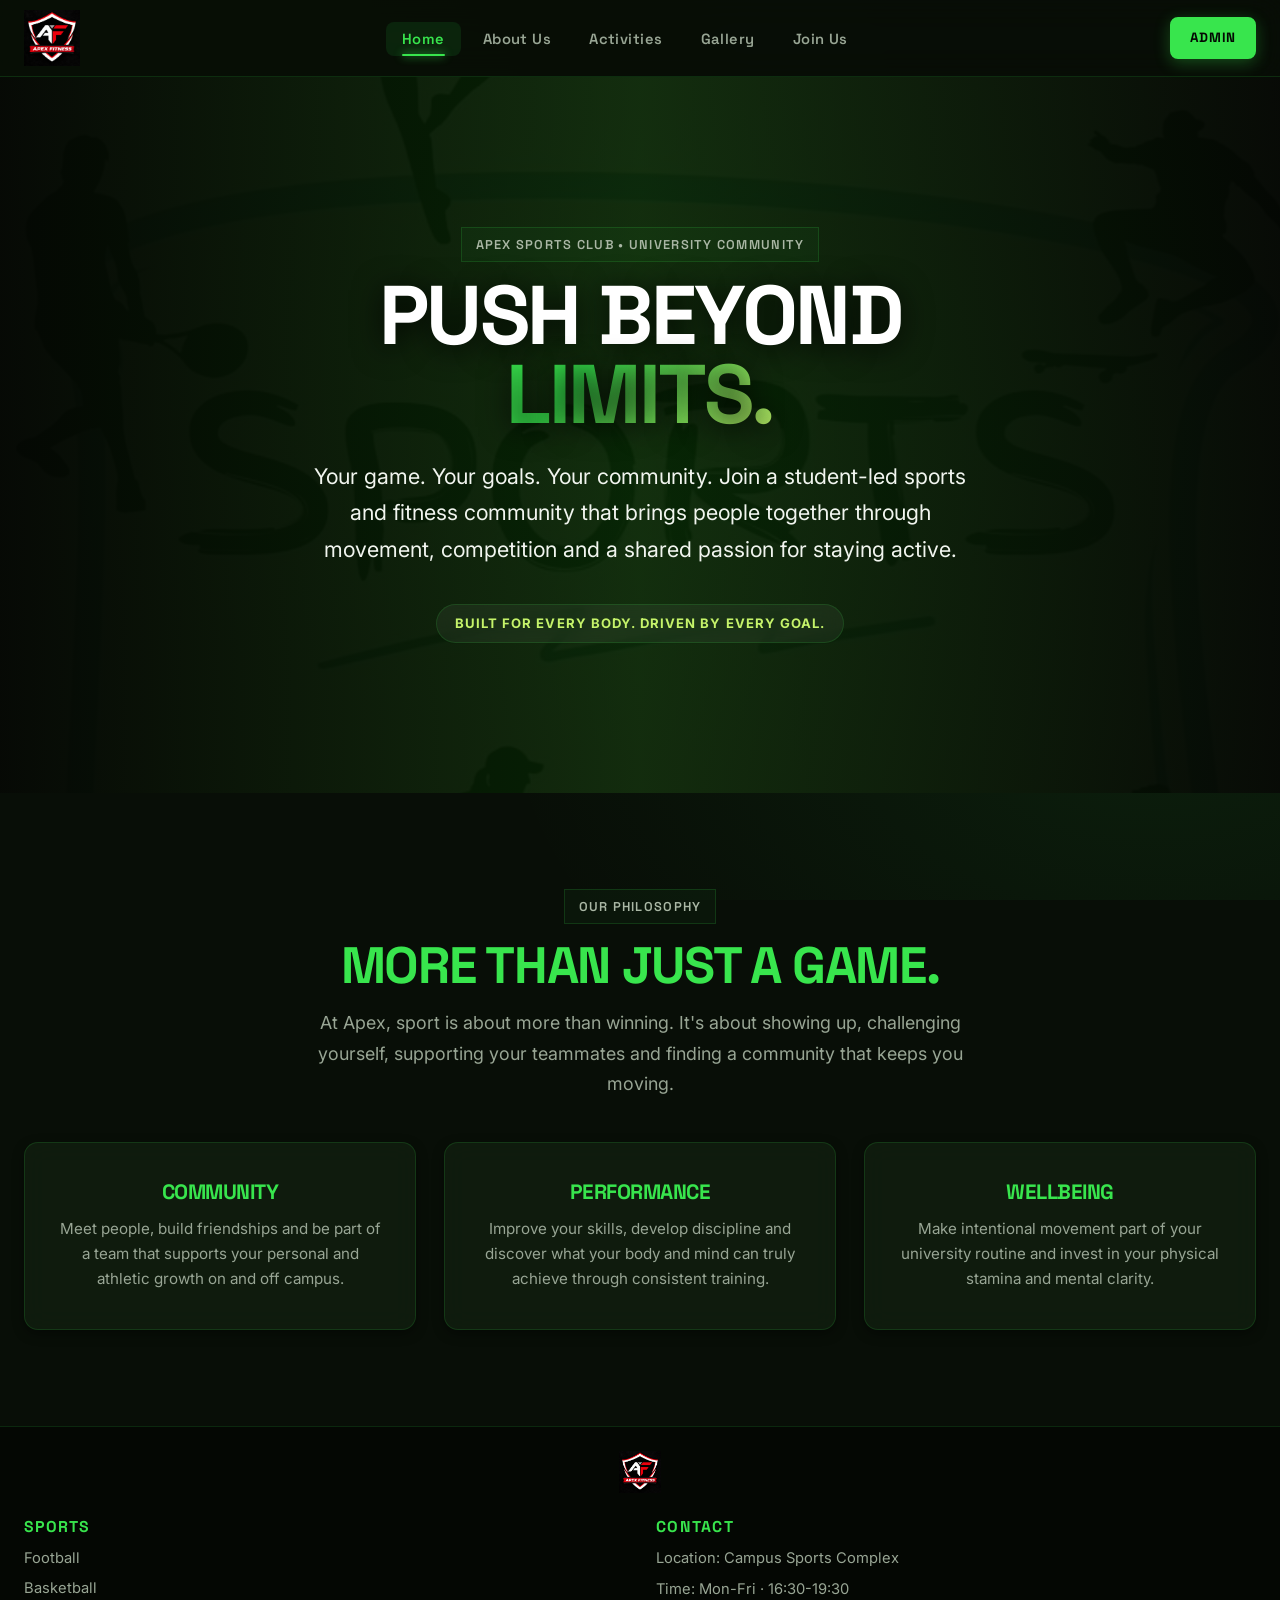
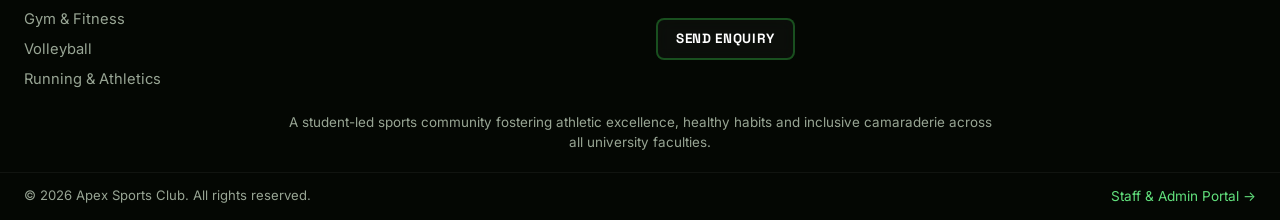
<file: index.html>
<!DOCTYPE html>
<html lang="en">
<head>
  <meta charset="UTF-8" />
  <meta name="viewport" content="width=device-width, initial-scale=1.0" />
  <meta name="description" content="Apex Sports Club – a student-led university sports and fitness community. Football, basketball, gym, running, volleyball and more." />
  <title>Home | Apex Sports Club</title>
  <link rel="stylesheet" href="style.css" />
  <link rel="preconnect" href="https://fonts.googleapis.com" />
  <link rel="preconnect" href="https://fonts.gstatic.com" crossorigin />
  <link href="https://fonts.googleapis.com/css2?family=Inter:wght@300;400;500;600;700&family=Space+Grotesk:wght@500;700;800&display=swap" rel="stylesheet" />
  <link rel="icon" type="image/png" href="assets/Apex icon.png" />
</head>
<body>

  <!-- Skip link for accessibility -->
  <a href="#main" class="skip-link">Skip to main content</a>

  <!-- ===== HEADER / NAV ===== -->
  <header class="site-header" id="site-header">
    <div class="header-inner">
      <a href="index.html" class="brand" aria-label="Apex Sports Club – home">
        <img class="brand-image" src="assets/Apex logo.png" alt="" />
      </a>

      <nav class="main-nav" id="main-nav" aria-label="Primary navigation">
        <ul>
          <li><a href="index.html" class="nav-link active">Home</a></li>
          <li><a href="about.html" class="nav-link">About Us</a></li>
          <li><a href="activities.html" class="nav-link">Activities</a></li>
          <li><a href="gallery.html" class="nav-link">Gallery</a></li>
          <li><a href="join.html" class="nav-link">Join Us</a></li>
        </ul>
      </nav>

      <div class="header-actions">
        <a href="admin-login.php" class="btn btn-primary btn-sm" aria-label="Admin login">Admin</a>
      </div>
    </div>

    <!-- Mobile drawer -->
    <div class="mobile-nav" id="mobile-nav" aria-hidden="true">
      <ul>
        <li><a href="index.html">Home</a></li>
        <li><a href="about.html">About Us</a></li>
        <li><a href="activities.html">Activities &amp; Events</a></li>
        <li><a href="gallery.html">Gallery</a></li>
        <li><a href="join.html">Join Us / Contact</a></li>
        <li><a href="admin-login.php">Admin</a></li>
      </ul>
     
    </div>
  </header>

  <main id="main">

    <!-- ===== HERO ===== -->
    <section class="hero" aria-labelledby="hero-title">
      <img src="assets/sports.jpeg" alt="Athletes in training" class="hero-img" />
      <div class="hero-overlay"></div>
      <div class="container hero-content">
        <span class="eyebrow">Apex Sports Club &bull; University Community</span>
        <h1 id="hero-title" class="hero-title">PUSH BEYOND<br><span class="accent">LIMITS.</span></h1>
        <p class="hero-desc">Your game. Your goals. Your community. Join a student-led sports and fitness community that brings people together through movement, competition and a shared passion for staying active.</p>
        
        <span class="hero-badge"> Built for every body. Driven by every goal.</span>
      </div>
    </section>

    <!-- ===== INTRO / PHILOSOPHY ===== -->
    <section class="section bg-dark" aria-labelledby="intro-title">
      <div class="container text-center">
        <span class="eyebrow">Our Philosophy</span>
        <h2 id="intro-title" class="section-title">MORE THAN JUST A GAME.</h2>
        <p class="section-sub">At Apex, sport is about more than winning. It's about showing up, challenging yourself, supporting your teammates and finding a community that keeps you moving.</p>

        <div class="card-grid-3">
          <article class="card">      
            <h3>COMMUNITY</h3>
            <p>Meet people, build friendships and be part of a team that supports your personal and athletic growth on and off campus.</p>
          </article>
          <article class="card">
            <h3>PERFORMANCE</h3>
            <p>Improve your skills, develop discipline and discover what your body and mind can truly achieve through consistent training.</p>
          </article>
          <article class="card">
            <h3>WELLBEING</h3>
            <p>Make intentional movement part of your university routine and invest in your physical stamina and mental clarity.</p>
          </article>
        </div>
      </div>
    </section>

   

  </main>

  <!-- ===== FOOTER ===== -->
  <footer class="site-footer">
    <div class="footer-grid container">
      <div class="footer-brand">
        <a href="index.html" class="brand footer-logo">
          <img class="brand-image" src="assets/Apex logo.png" alt="Apex Fitness logo" />
        </a>
      </div>

      <div>
        <h3 class="footer-heading">Sports</h3>
        <ul class="footer-nav">
          <li><a href="activities.html#football">Football</a></li>
          <li><a href="activities.html#basketball">Basketball</a></li>
          <li><a href="activities.html#fitness">Gym &amp; Fitness</a></li>
          <li><a href="activities.html#volleyball">Volleyball</a></li>
          <li><a href="activities.html#running">Running &amp; Athletics</a></li>
        </ul>
      </div>

      <div>
        <h3 class="footer-heading">Contact</h3>
        <ul class="footer-contact">
          <li>Location: Campus Sports Complex </li>
          <li>Time: Mon-Fri · 16:30-19:30</li>
        </ul>
        <a href="join.html" class="btn btn-outline btn-sm mt-2">Send Enquiry</a>
      </div>
    </div>
    <p class="footer-desc container">A student-led sports community fostering athletic excellence, healthy habits and inclusive camaraderie across all university faculties.</p>
    <div class="footer-bottom container">
      <span>&copy; <span id="year"></span> Apex Sports Club. All rights reserved.</span>
      <span style="margin-left: 15px;"><a href="admin-login.php" style="color: #61e07c; text-decoration: none; font-size: 0.85rem;">Staff &amp; Admin Portal &rarr;</a></span>
    </div>
  </footer>

  <script src="main.js" defer></script>
</body>
</html>
</file>
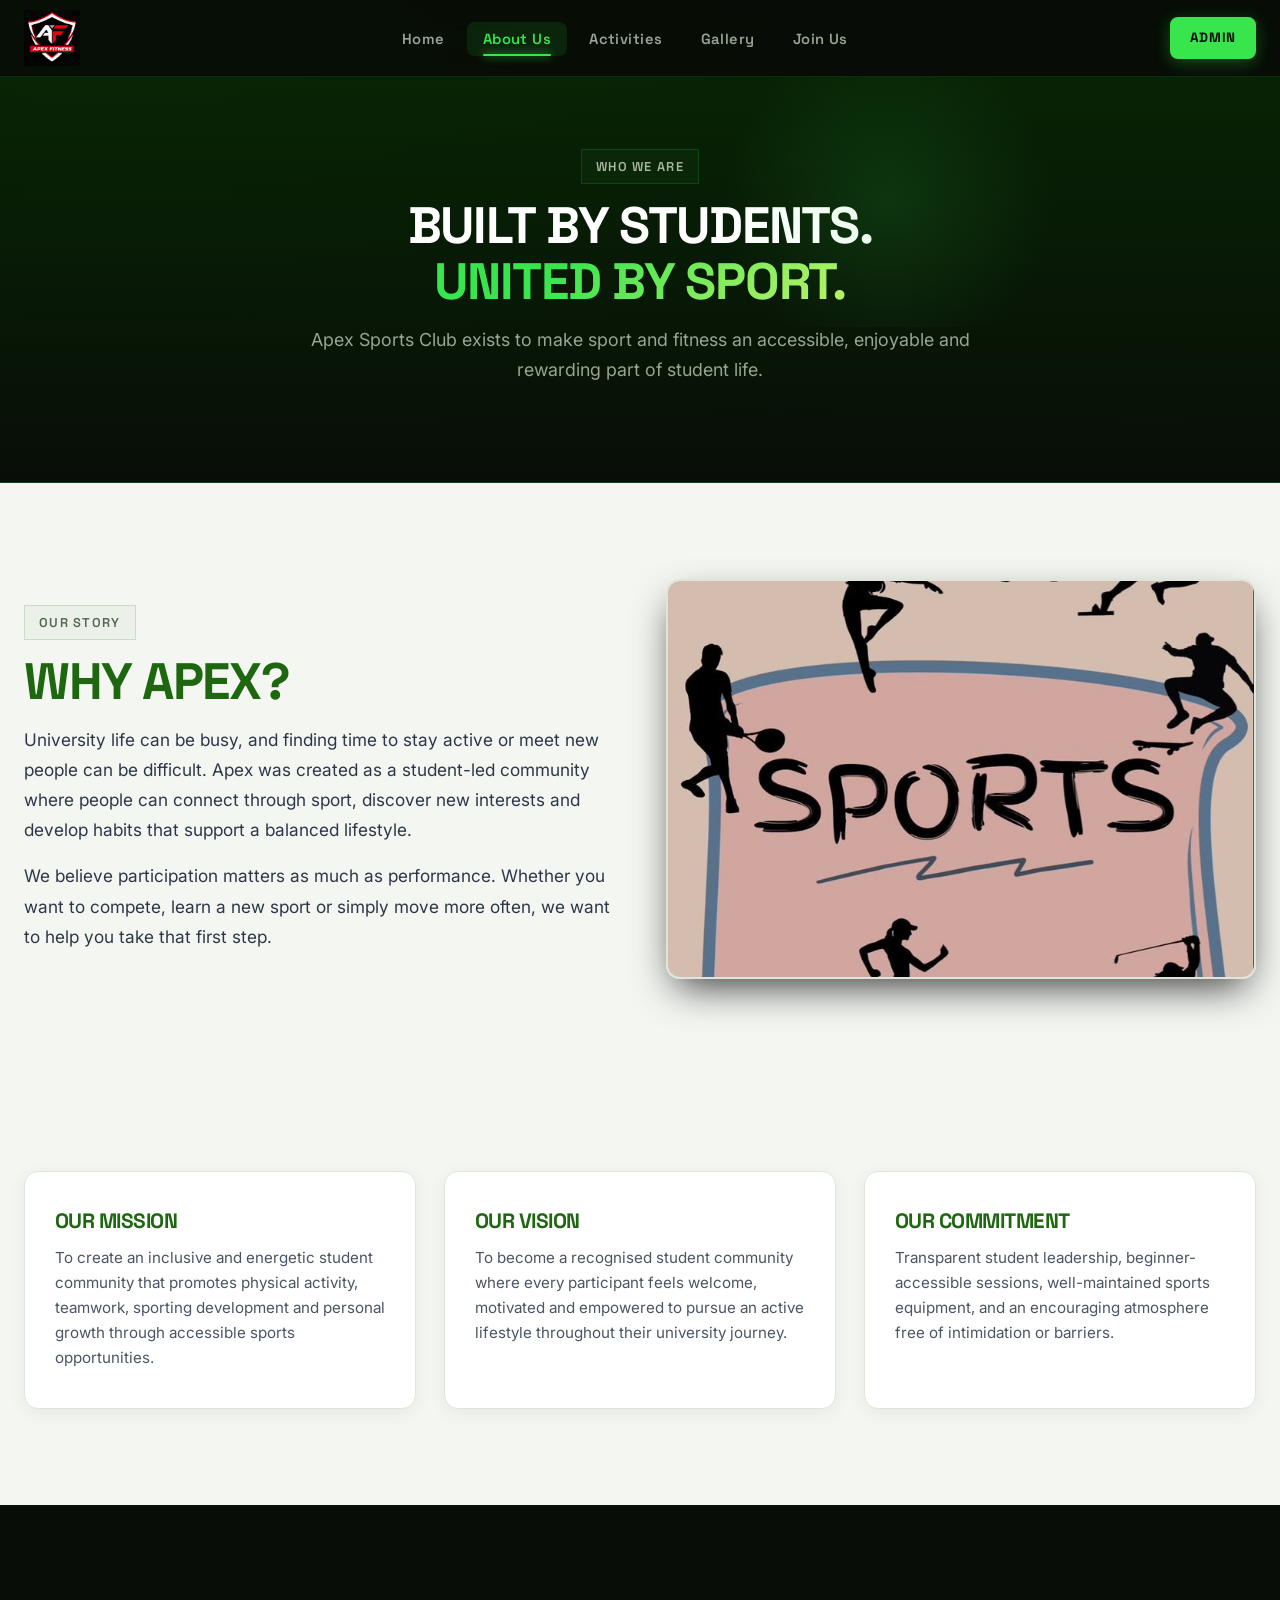
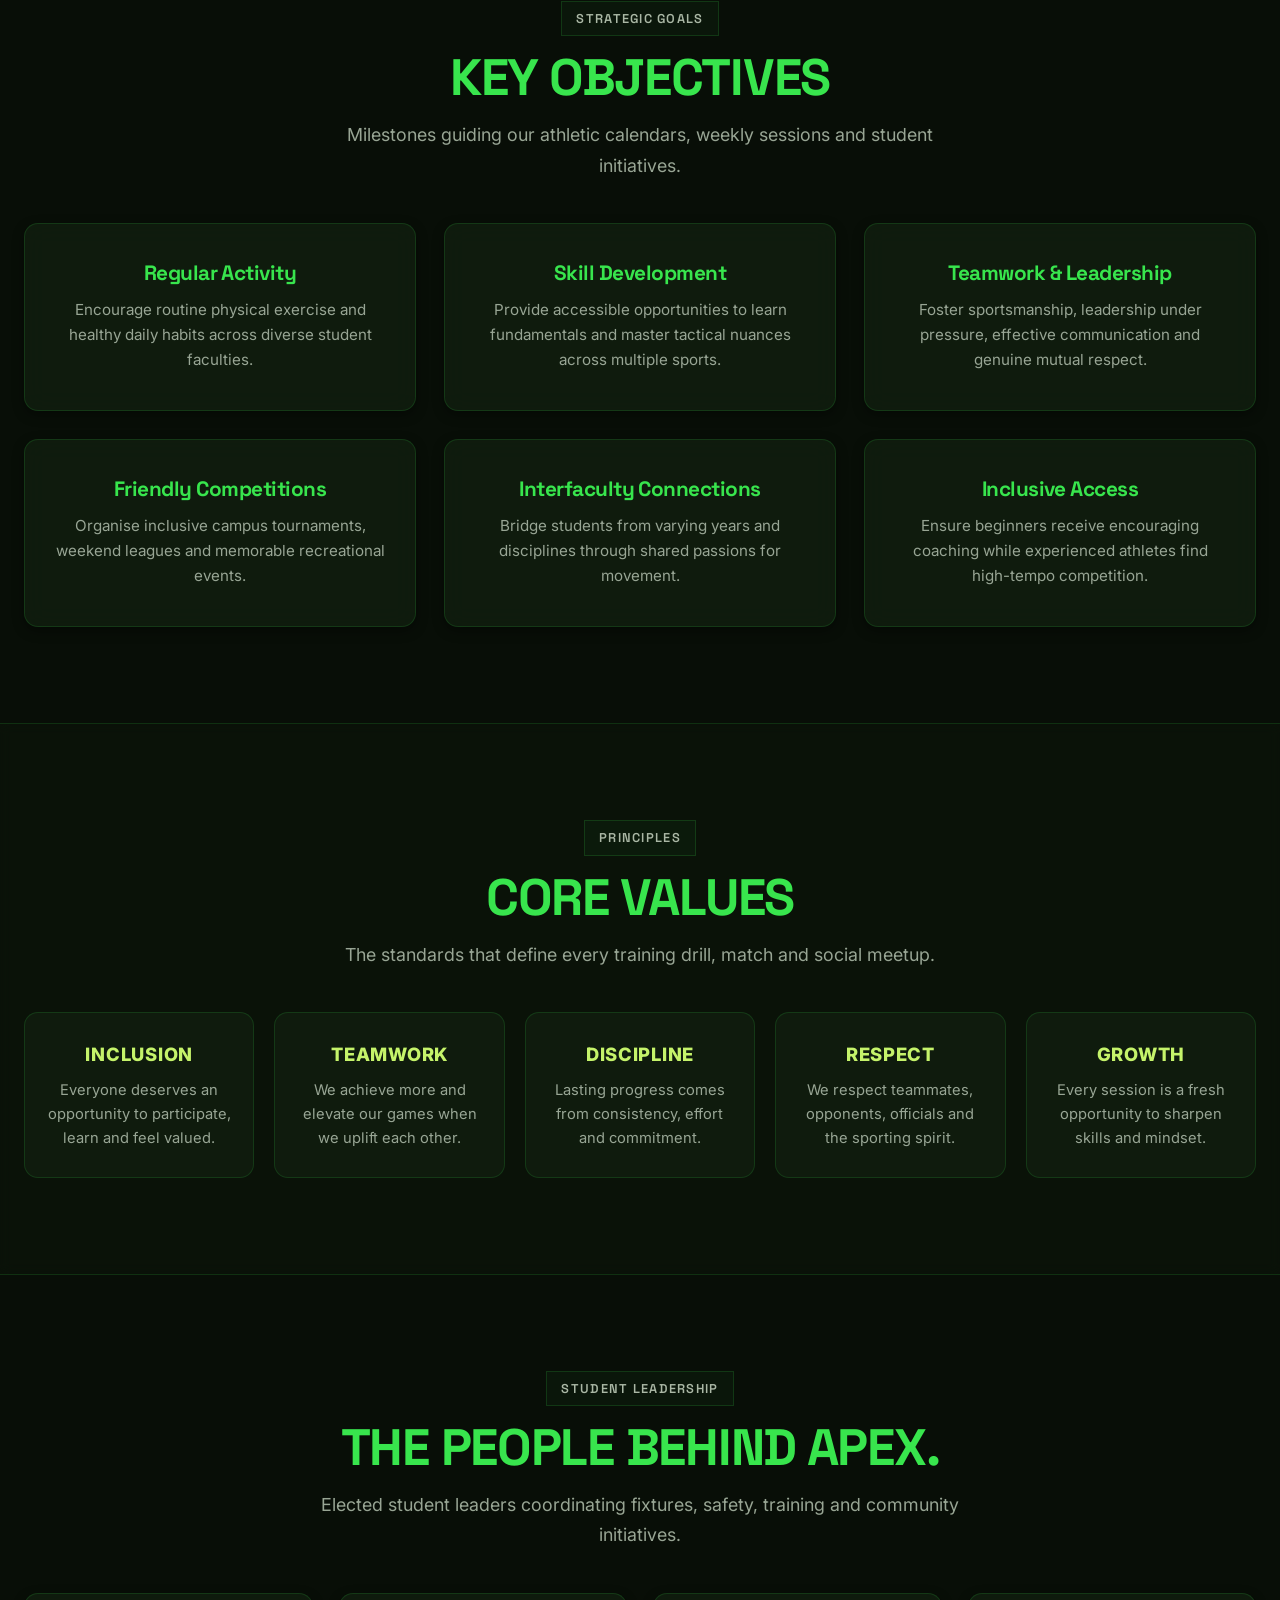
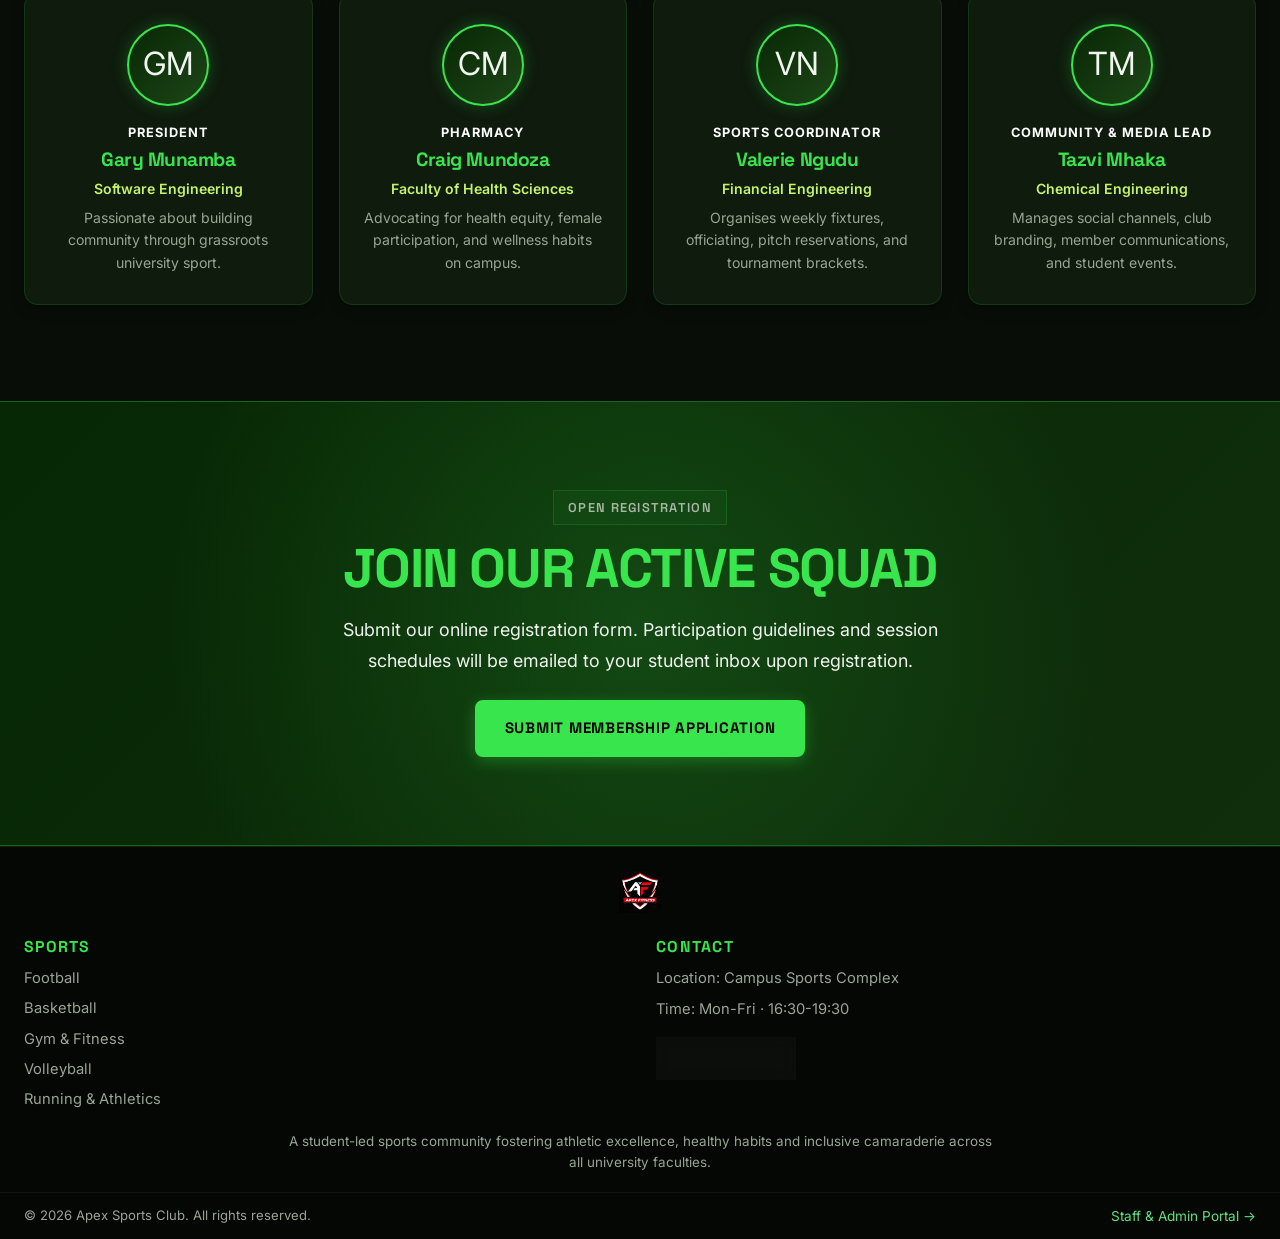
<file: about.html>
<!DOCTYPE html>
<html lang="en">
<head>
  <meta charset="UTF-8" />
  <meta name="viewport" content="width=device-width, initial-scale=1.0" />
  <meta name="description" content="Learn about Apex Sports Club – our student-led mission, vision, core values, objectives and dedicated committee." />
  <title>About Us | Apex Sports Club</title>
  <link rel="stylesheet" href="style.css" />
  <link rel="preconnect" href="https://fonts.googleapis.com" />
  <link rel="preconnect" href="https://fonts.gstatic.com" crossorigin />
  <link href="https://fonts.googleapis.com/css2?family=Inter:wght@300;400;500;600;700&family=Space+Grotesk:wght@500;700;800&display=swap" rel="stylesheet" />
  <link rel="icon" type="image/png" href="assets/Apex icon.png" />
</head>
<body>

  <a href="#main" class="skip-link">Skip to main content</a>

  <header class="site-header" id="site-header">
    <div class="header-inner">
      <a href="index.html" class="brand" aria-label="Apex Sports Club – home">
        <img class="brand-image" src="assets/Apex logo.png" alt="" />
      </a>
      <nav class="main-nav" id="main-nav" aria-label="Primary navigation">
        <ul>
          <li><a href="index.html" class="nav-link">Home</a></li>
          <li><a href="about.html" class="nav-link active">About Us</a></li>
          <li><a href="activities.html" class="nav-link">Activities</a></li>
          <li><a href="gallery.html" class="nav-link">Gallery</a></li>
          <li><a href="join.html" class="nav-link">Join Us</a></li>
        </ul>
      </nav>

      <div class="header-actions">
        <a href="admin-login.php" class="btn btn-primary btn-sm" aria-label="Admin login">Admin</a>
      </div>
    </div>

    <div class="mobile-nav" id="mobile-nav" aria-hidden="true">
      <ul>
        <li><a href="index.html">Home</a></li>
        <li><a href="about.html">About Us</a></li>
        <li><a href="activities.html">Activities &amp; Events</a></li>
        <li><a href="gallery.html">Gallery</a></li>
        <li><a href="join.html">Join Us / Contact</a></li>
        <li><a href="admin-login.php">Admin</a></li>
      </ul>
    </div>
  </header>

  <main id="main">

    <!-- PAGE HERO -->
    <section class="page-hero about-hero">
      <div class="container">
        <span class="eyebrow">Who We Are</span>
        <h1 class="section-title">BUILT BY STUDENTS.<br><span class="accent">UNITED BY SPORT.</span></h1>
        <p class="section-sub">Apex Sports Club exists to make sport and fitness an accessible, enjoyable and rewarding part of student life.</p>
      </div>
    </section>

    <!-- OUR STORY -->
    <section class="section bg-light" aria-labelledby="story-title">
      <div class="container about-split">
        <div class="about-text">
          <span class="eyebrow">Our Story</span>
          <h2 id="story-title" class="section-title dark">WHY APEX?</h2>
          <p>University life can be busy, and finding time to stay active or meet new people can be difficult. Apex was created as a student-led community where people can connect through sport, discover new interests and develop habits that support a balanced lifestyle.</p>
          <p class="mt-2">We believe participation matters as much as performance. Whether you want to compete, learn a new sport or simply move more often, we want to help you take that first step.</p>
        </div>
        <div class="about-image">
          <img src="assets/sports.jpeg" alt="Apex Sports Club community in action" />
        </div>
      </div>
    </section>

    <!-- MISSION / VISION / COMMITMENT -->
    <section class="section bg-light" aria-labelledby="mvn-title">
      <div class="container">
        <div class="card-grid-3">
          <article class="card card-light">
            <h3>OUR MISSION</h3>
            <p>To create an inclusive and energetic student community that promotes physical activity, teamwork, sporting development and personal growth through accessible sports opportunities.</p>
          </article>
          <article class="card card-light">
            <h3>OUR VISION</h3>
            <p>To become a recognised student community where every participant feels welcome, motivated and empowered to pursue an active lifestyle throughout their university journey.</p>
          </article>
          <article class="card card-light">
            <h3>OUR COMMITMENT</h3>
            <p>Transparent student leadership, beginner-accessible sessions, well-maintained sports equipment, and an encouraging atmosphere free of intimidation or barriers.</p>
          </article>
        </div>
      </div>
    </section>

    <!-- OBJECTIVES -->
    <section class="section bg-dark" aria-labelledby="obj-title">
      <div class="container text-center">
        <span class="eyebrow">Strategic Goals</span>
        <h2 id="obj-title" class="section-title">KEY OBJECTIVES</h2>
        <p class="section-sub">Milestones guiding our athletic calendars, weekly sessions and student initiatives.</p>
        <div class="card-grid-3">
          <article class="card"><h3>Regular Activity</h3><p>Encourage routine physical exercise and healthy daily habits across diverse student faculties.</p></article>
          <article class="card"><h3>Skill Development</h3><p>Provide accessible opportunities to learn fundamentals and master tactical nuances across multiple sports.</p></article>
          <article class="card"><h3>Teamwork &amp; Leadership</h3><p>Foster sportsmanship, leadership under pressure, effective communication and genuine mutual respect.</p></article>
          <article class="card"><h3>Friendly Competitions</h3><p>Organise inclusive campus tournaments, weekend leagues and memorable recreational events.</p></article>
          <article class="card"><h3>Interfaculty Connections</h3><p>Bridge students from varying years and disciplines through shared passions for movement.</p></article>
          <article class="card"><h3>Inclusive Access</h3><p>Ensure beginners receive encouraging coaching while experienced athletes find high-tempo competition.</p></article>
        </div>
      </div>
    </section>

    <!-- CORE VALUES -->
    <section class="section bg-alt" aria-labelledby="values-title">
      <div class="container text-center">
        <span class="eyebrow">Principles</span>
        <h2 id="values-title" class="section-title">CORE VALUES</h2>
        <p class="section-sub">The standards that define every training drill, match and social meetup.</p>
        <div class="values-grid">
          <div class="value-card"><div class="value-name">INCLUSION</div><p>Everyone deserves an opportunity to participate, learn and feel valued.</p></div>
          <div class="value-card"><div class="value-name">TEAMWORK</div><p>We achieve more and elevate our games when we uplift each other.</p></div>
          <div class="value-card"><div class="value-name">DISCIPLINE</div><p>Lasting progress comes from consistency, effort and commitment.</p></div>
          <div class="value-card"><div class="value-name">RESPECT</div><p>We respect teammates, opponents, officials and the sporting spirit.</p></div>
          <div class="value-card"><div class="value-name">GROWTH</div><p>Every session is a fresh opportunity to sharpen skills and mindset.</p></div>
        </div>
      </div>
    </section>

    <!-- COMMITTEE (JS-rendered) -->
    <section class="section bg-dark" aria-labelledby="committee-title">
      <div class="container text-center">
        <span class="eyebrow">Student Leadership</span>
        <h2 id="committee-title" class="section-title">THE PEOPLE BEHIND APEX.</h2>
        <p class="section-sub">Elected student leaders coordinating fixtures, safety, training and community initiatives.</p>
        <div class="committee-grid" id="committee-grid">
          <!-- rendered by main.js -->
        </div>
      </div>
    </section>

    <!-- MEMBERSHIP CTA -->
    <section class="cta-strip" aria-labelledby="about-cta">
      <div class="container text-center cta-inner">
        <span class="eyebrow">Open Registration</span>
        <h2 id="about-cta" class="cta-title">JOIN OUR ACTIVE SQUAD</h2>
        <p>Submit our online registration form. Participation guidelines and session schedules will be emailed to your student inbox upon registration.</p>
        <a href="join.html" class="btn btn-primary mt-3">Submit Membership Application</a>
      </div>
    </section>

  </main>

  <!-- ===== FOOTER ===== -->
  <footer class="site-footer">
    <div class="footer-grid container">
      <div class="footer-brand">
        <a href="index.html" class="brand footer-logo">
          <img class="brand-image" src="assets/Apex logo.png" alt="Apex Fitness logo" />
        </a>
      </div>

      <div>
        <h3 class="footer-heading">Sports</h3>
        <ul class="footer-nav">
          <li><a href="activities.html#football">Football</a></li>
          <li><a href="activities.html#basketball">Basketball</a></li>
          <li><a href="activities.html#fitness">Gym &amp; Fitness</a></li>
          <li><a href="activities.html#volleyball">Volleyball</a></li>
          <li><a href="activities.html#running">Running &amp; Athletics</a></li>
        </ul>
      </div>

      <div>
        <h3 class="footer-heading">Contact</h3>
        <ul class="footer-contact">
          <li>Location: Campus Sports Complex </li>
          <li>Time: Mon-Fri · 16:30-19:30</li>
        </ul>
        <a href="join.html" class="btn btn-outline btn-sm mt-2">Send Enquiry</a>
      </div>
    </div>

    <p class="footer-desc container">A student-led sports community fostering athletic excellence, healthy habits and inclusive camaraderie across all university faculties.</p>

    <div class="footer-bottom container">
      <span>&copy; <span id="year"></span> Apex Sports Club. All rights reserved.</span>
      <span style="margin-left: 15px;"><a href="admin-login.php" style="color: #61e07c; text-decoration: none; font-size: 0.85rem;">Staff &amp; Admin Portal &rarr;</a></span>
    </div>
  </footer>

  <script src="main.js" defer></script>
</body>
</html>
</file>
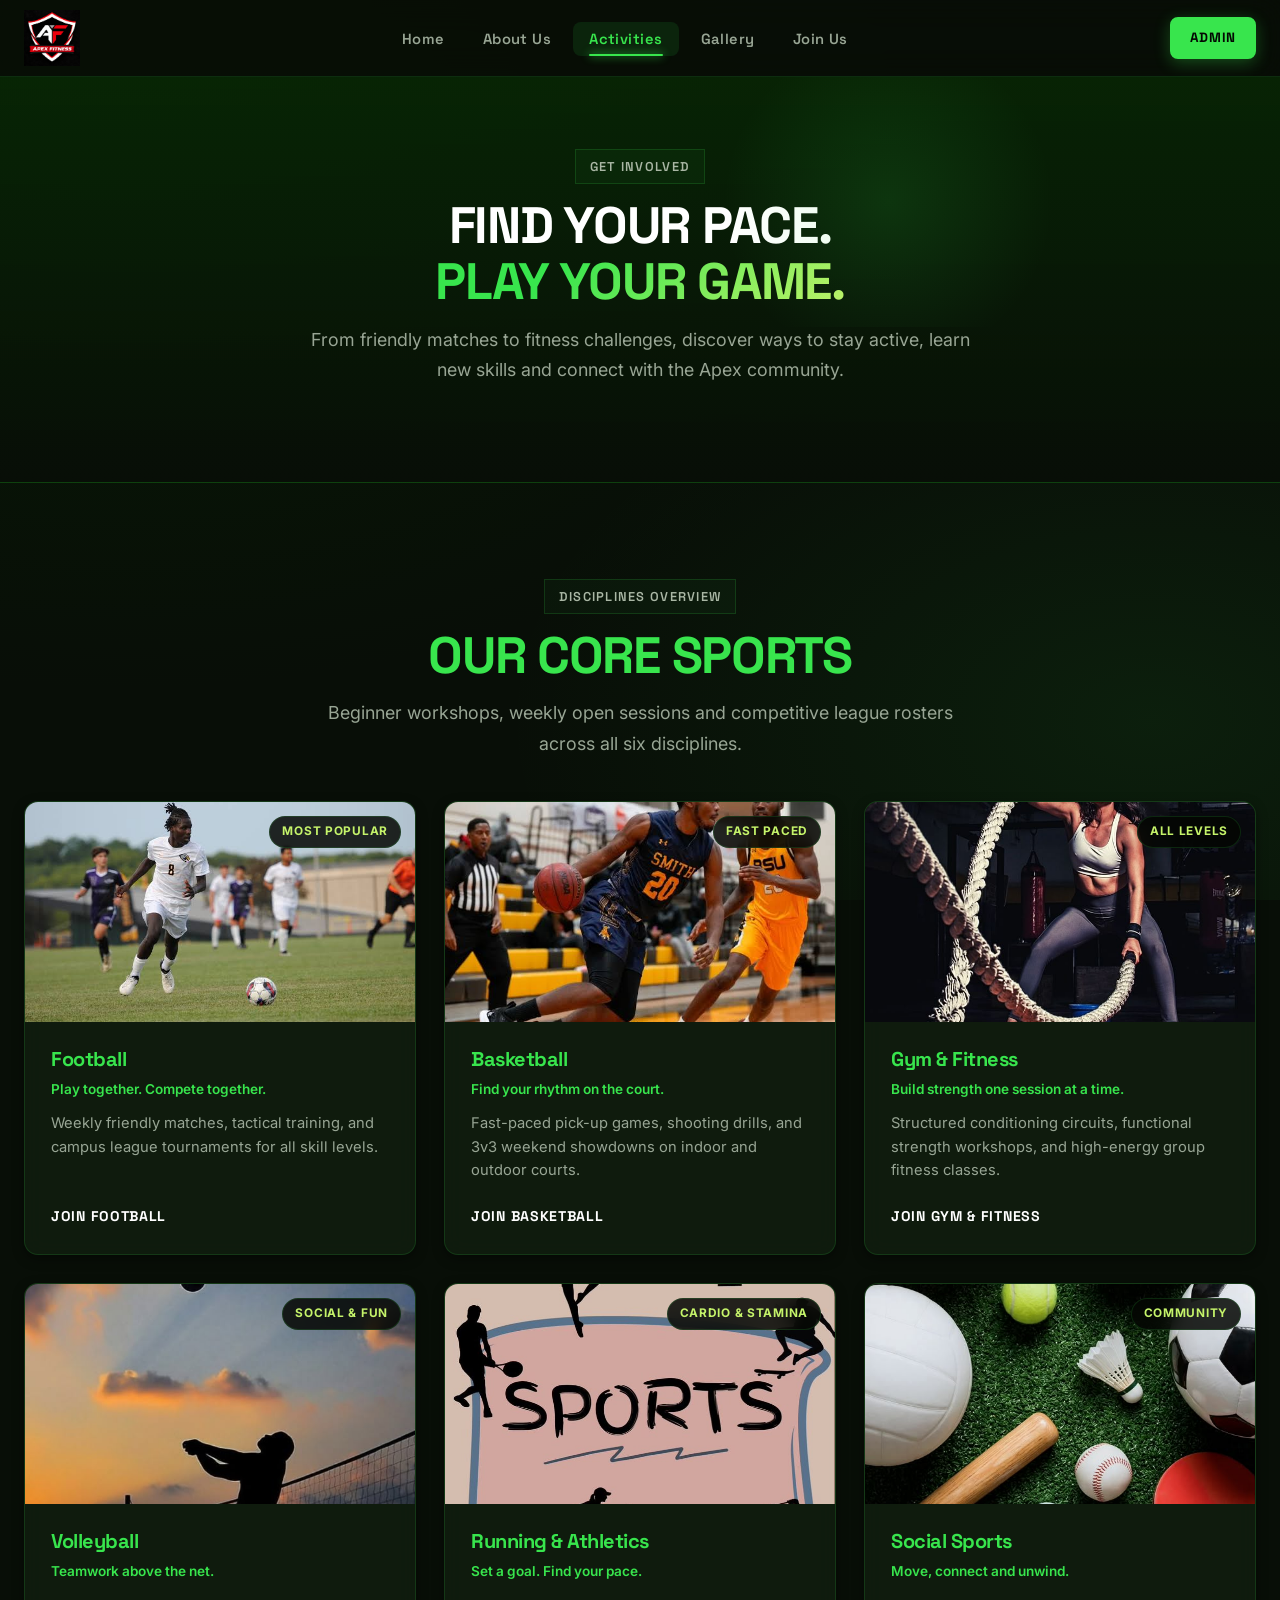
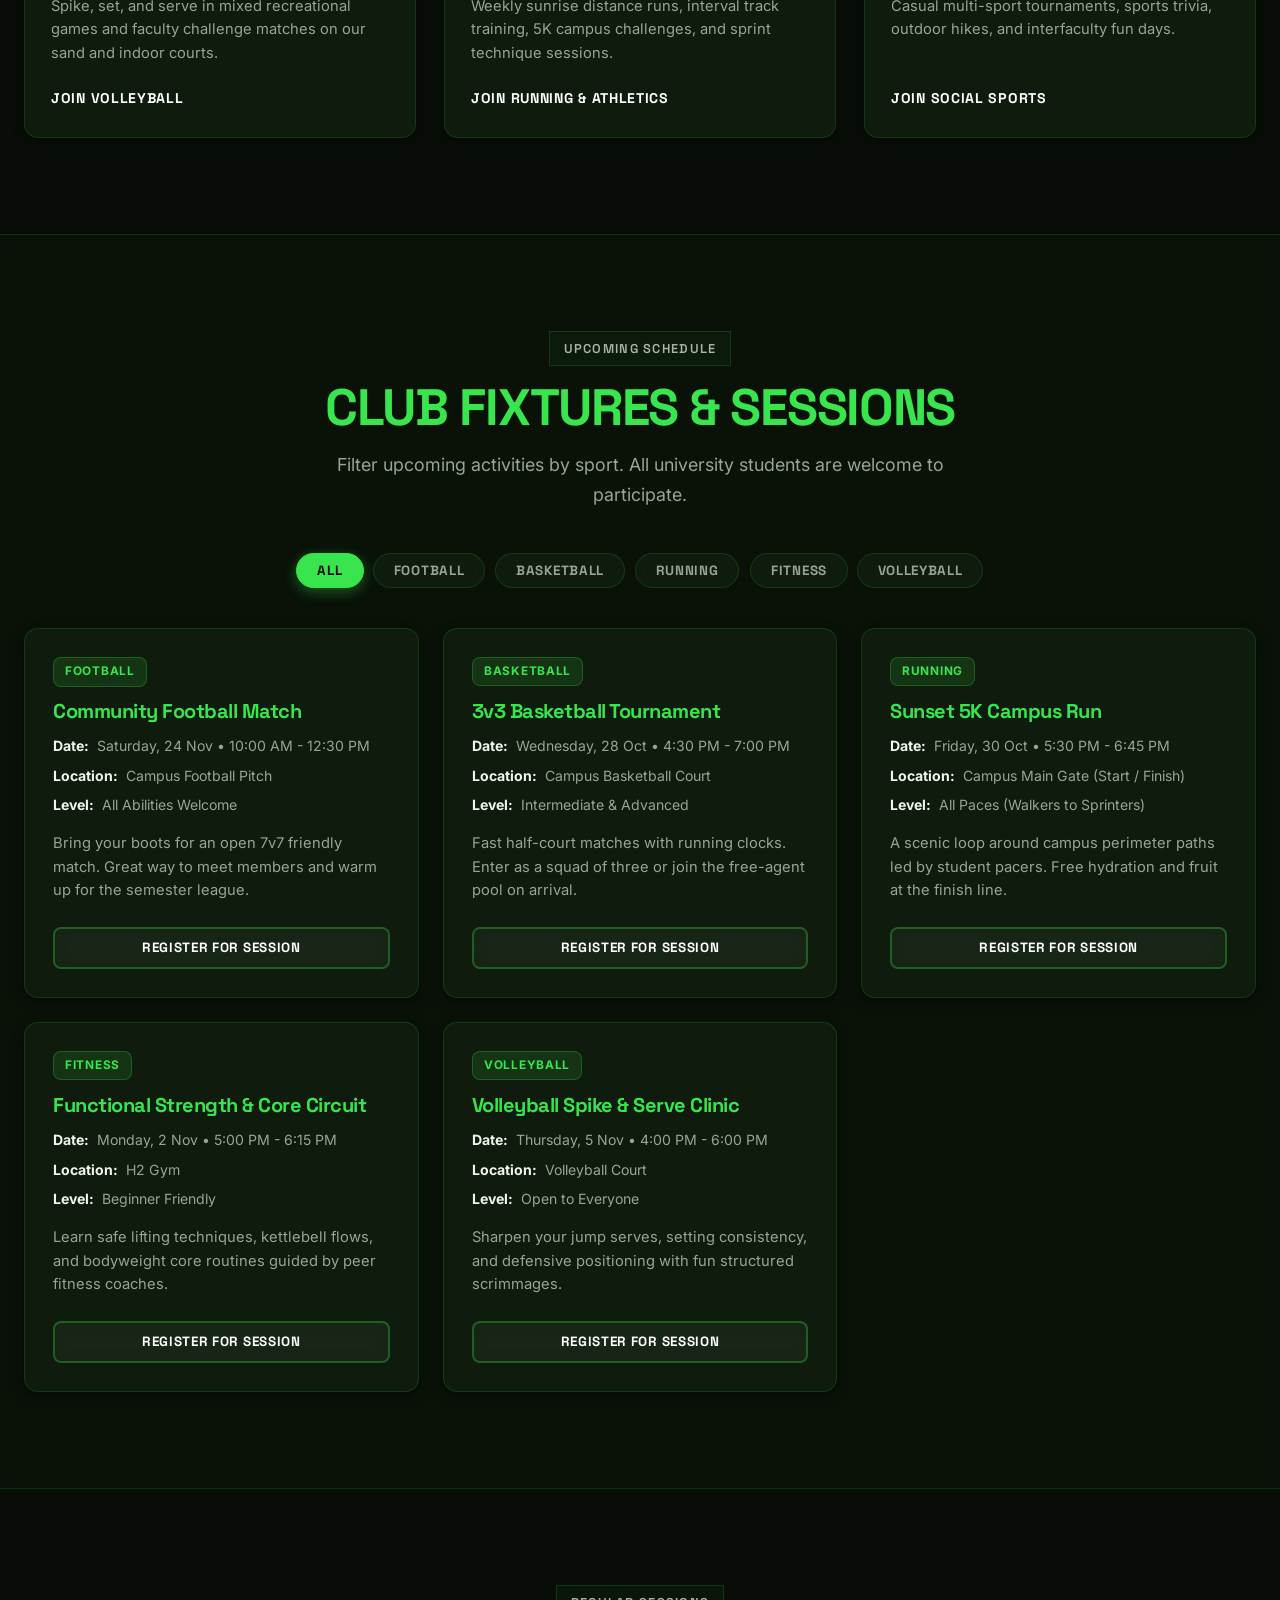
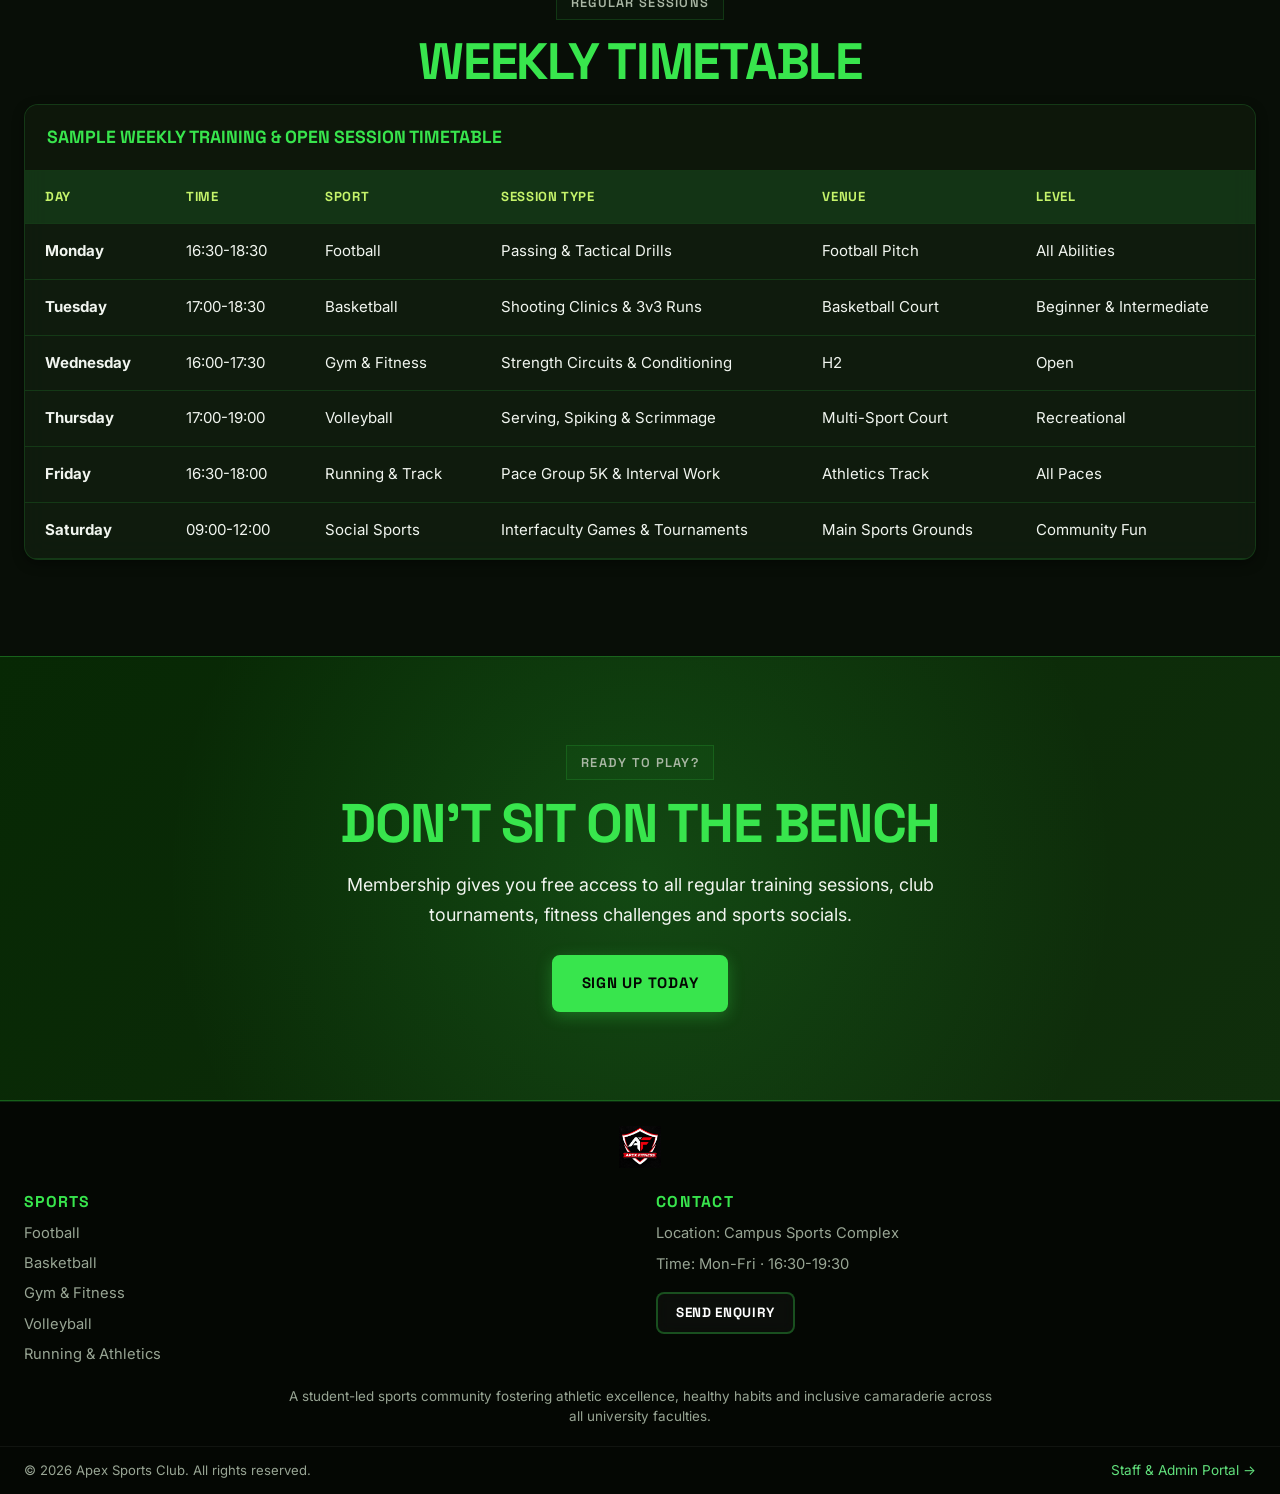
<file: activities.html>
<!DOCTYPE html>
<html lang="en">
<head>
  <meta charset="UTF-8" />
  <meta name="viewport" content="width=device-width, initial-scale=1.0" />
  <meta name="description" content="Explore Apex Sports Club activities: football, basketball, gym, running, volleyball and upcoming events." />
  <title>Activities &amp; Events | Apex Sports Club</title>
  <link rel="stylesheet" href="style.css" />
  <link rel="preconnect" href="https://fonts.googleapis.com" />
  <link rel="preconnect" href="https://fonts.gstatic.com" crossorigin />
  <link href="https://fonts.googleapis.com/css2?family=Inter:wght@300;400;500;600;700&family=Space+Grotesk:wght@500;700;800&display=swap" rel="stylesheet" />
  <link rel="icon" type="image/png" href="assets/Apex icon.png" />
</head>
<body>

  <a href="#main" class="skip-link">Skip to main content</a>

  <header class="site-header" id="site-header">
    <div class="header-inner">
      <a href="index.html" class="brand" aria-label="Apex Sports Club – home">
        <img class="brand-image" src="assets/Apex logo.png" alt="" />
      </a>
      <nav class="main-nav" id="main-nav" aria-label="Primary navigation">
        <ul>
          <li><a href="index.html" class="nav-link">Home</a></li>
          <li><a href="about.html" class="nav-link">About Us</a></li>
          <li><a href="activities.html" class="nav-link active">Activities</a></li>
          <li><a href="gallery.html" class="nav-link">Gallery</a></li>
          <li><a href="join.html" class="nav-link">Join Us</a></li>
        </ul>
      </nav>

      <div class="header-actions">
        <a href="admin-login.php" class="btn btn-primary btn-sm" aria-label="Admin login">Admin</a>
      </div>
    </div>

    <div class="mobile-nav" id="mobile-nav" aria-hidden="true">
      <ul>
        <li><a href="index.html">Home</a></li>
        <li><a href="about.html">About Us</a></li>
        <li><a href="activities.html">Activities &amp; Events</a></li>
        <li><a href="gallery.html">Gallery</a></li>
        <li><a href="join.html">Join Us / Contact</a></li>
        <li><a href="admin-login.php">Admin</a></li>
      </ul>
    </div>
  </header>

  <main id="main">

    <!-- PAGE HERO -->
    <section class="page-hero activities-hero">
      <div class="container">
        <span class="eyebrow">Get Involved</span>
        <h1 class="section-title">FIND YOUR PACE.<br><span class="accent">PLAY YOUR GAME.</span></h1>
        <p class="section-sub">From friendly matches to fitness challenges, discover ways to stay active, learn new skills and connect with the Apex community.</p>
      </div>
    </section>

    <!-- SPORTS OVERVIEW (JS-rendered cards) -->
    <section class="section bg-dark" aria-labelledby="sports-ov-title">
      <div class="container text-center">
        <span class="eyebrow">Disciplines Overview</span>
        <h2 id="sports-ov-title" class="section-title">OUR CORE SPORTS</h2>
        <p class="section-sub">Beginner workshops, weekly open sessions and competitive league rosters across all six disciplines.</p>
        <div class="sports-grid" id="activities-sports-grid"><!-- rendered by main.js --></div>
      </div>
    </section>

    <!-- EVENTS SECTION (JS-rendered + filter) -->
    <section class="section bg-alt" aria-labelledby="events-ov-title">
      <div class="container text-center">
        <span class="eyebrow">Upcoming Schedule</span>
        <h2 id="events-ov-title" class="section-title">CLUB FIXTURES &amp; SESSIONS</h2>
        <p class="section-sub">Filter upcoming activities by sport. All university students are welcome to participate.</p>

        <!-- Filter bar (buttons injected by JS) -->
        <div class="filter-bar" id="filter-bar" role="tablist" aria-label="Event category filters"></div>

        <!-- Events container -->
        <div class="events-grid" id="events-grid"><!-- rendered by main.js --></div>

        <!-- Empty state -->
        <div class="empty-state" id="events-empty" style="display:none">
          <h3>No sessions found</h3>
          <p>No fixtures currently scheduled in this category. Check back soon!</p>
          <button class="btn btn-outline btn-sm mt-2" id="reset-events-btn">View All Events</button>
        </div>
      </div>
    </section>

    <!-- WEEKLY TIMETABLE (HTML table — ISE 2102 HTML requirement) -->
    <section class="section bg-dark" aria-labelledby="timetable-title">
      <div class="container">
        <div class="text-center">
          <span class="eyebrow">Regular Sessions</span>
          <h2 id="timetable-title" class="section-title">WEEKLY TIMETABLE</h2>
        </div>
        <div class="table-wrap">
          <table class="schedule-table">
            <caption>Sample Weekly Training &amp; Open Session Timetable</caption>
            <thead>
              <tr>
                <th scope="col">Day</th>
                <th scope="col">Time</th>
                <th scope="col">Sport</th>
                <th scope="col">Session Type</th>
                <th scope="col">Venue</th>
                <th scope="col">Level</th>
              </tr>
            </thead>
            <tbody>
              <tr><td><strong>Monday</strong></td><td>16:30-18:30</td><td>Football</td><td>Passing &amp; Tactical Drills</td><td>Football Pitch</td><td>All Abilities</td></tr>
              <tr><td><strong>Tuesday</strong></td><td>17:00-18:30</td><td>Basketball</td><td>Shooting Clinics &amp; 3v3 Runs</td><td>Basketball Court</td><td>Beginner &amp; Intermediate</td></tr>
              <tr><td><strong>Wednesday</strong></td><td>16:00-17:30</td><td>Gym &amp; Fitness</td><td>Strength Circuits &amp; Conditioning</td><td>H2</td><td>Open </td></tr>
              <tr><td><strong>Thursday</strong></td><td>17:00-19:00</td><td>Volleyball</td><td>Serving, Spiking &amp; Scrimmage</td><td>Multi-Sport Court</td><td>Recreational</td></tr>
              <tr><td><strong>Friday</strong></td><td>16:30-18:00</td><td>Running &amp; Track</td><td>Pace Group 5K &amp; Interval Work</td><td>Athletics Track</td><td>All Paces</td></tr>
              <tr><td><strong>Saturday</strong></td><td>09:00-12:00</td><td>Social Sports</td><td>Interfaculty Games &amp; Tournaments</td><td>Main Sports Grounds</td><td>Community Fun</td></tr>
            </tbody>
          </table>
        </div>
      </div>
    </section>

    <!-- CTA -->
    <section class="cta-strip" aria-labelledby="act-cta">
      <div class="container text-center cta-inner">
        <span class="eyebrow">Ready to Play?</span>
        <h2 id="act-cta" class="cta-title">DON'T SIT ON THE BENCH</h2>
        <p>Membership gives you free access to all regular training sessions, club tournaments, fitness challenges and sports socials.</p>
        <a href="join.html" class="btn btn-primary mt-3">Sign Up Today</a>
      </div>
    </section>

  </main>
 <!-- ===== FOOTER ===== -->
  <footer class="site-footer">
    <div class="footer-grid container">
      <div class="footer-brand">
        <a href="index.html" class="brand footer-logo">
          <img class="brand-image" src="assets/Apex logo.png" alt="Apex Fitness logo" />
        </a>
      </div>

      <div>
        <h3 class="footer-heading">Sports</h3>
        <ul class="footer-nav">
          <li><a href="activities.html#football">Football</a></li>
          <li><a href="activities.html#basketball">Basketball</a></li>
          <li><a href="activities.html#fitness">Gym &amp; Fitness</a></li>
          <li><a href="activities.html#volleyball">Volleyball</a></li>
          <li><a href="activities.html#running">Running &amp; Athletics</a></li>
        </ul>
      </div>

      <div>
        <h3 class="footer-heading">Contact</h3>
        <ul class="footer-contact">
          <li>Location: Campus Sports Complex </li>
          <li>Time: Mon-Fri · 16:30-19:30</li>
        </ul>
        <a href="join.html" class="btn btn-outline btn-sm mt-2">Send Enquiry</a>
      </div>
    </div>

    <p class="footer-desc container">A student-led sports community fostering athletic excellence, healthy habits and inclusive camaraderie across all university faculties.</p>

    <div class="footer-bottom container">
      <span>&copy; <span id="year"></span> Apex Sports Club. All rights reserved.</span>
      <span style="margin-left: 15px;"><a href="admin-login.php" style="color: #61e07c; text-decoration: none; font-size: 0.85rem;">Staff &amp; Admin Portal &rarr;</a></span>
    </div>
  </footer>

  <script src="main.js" defer></script>
</body>
</html>
</file>
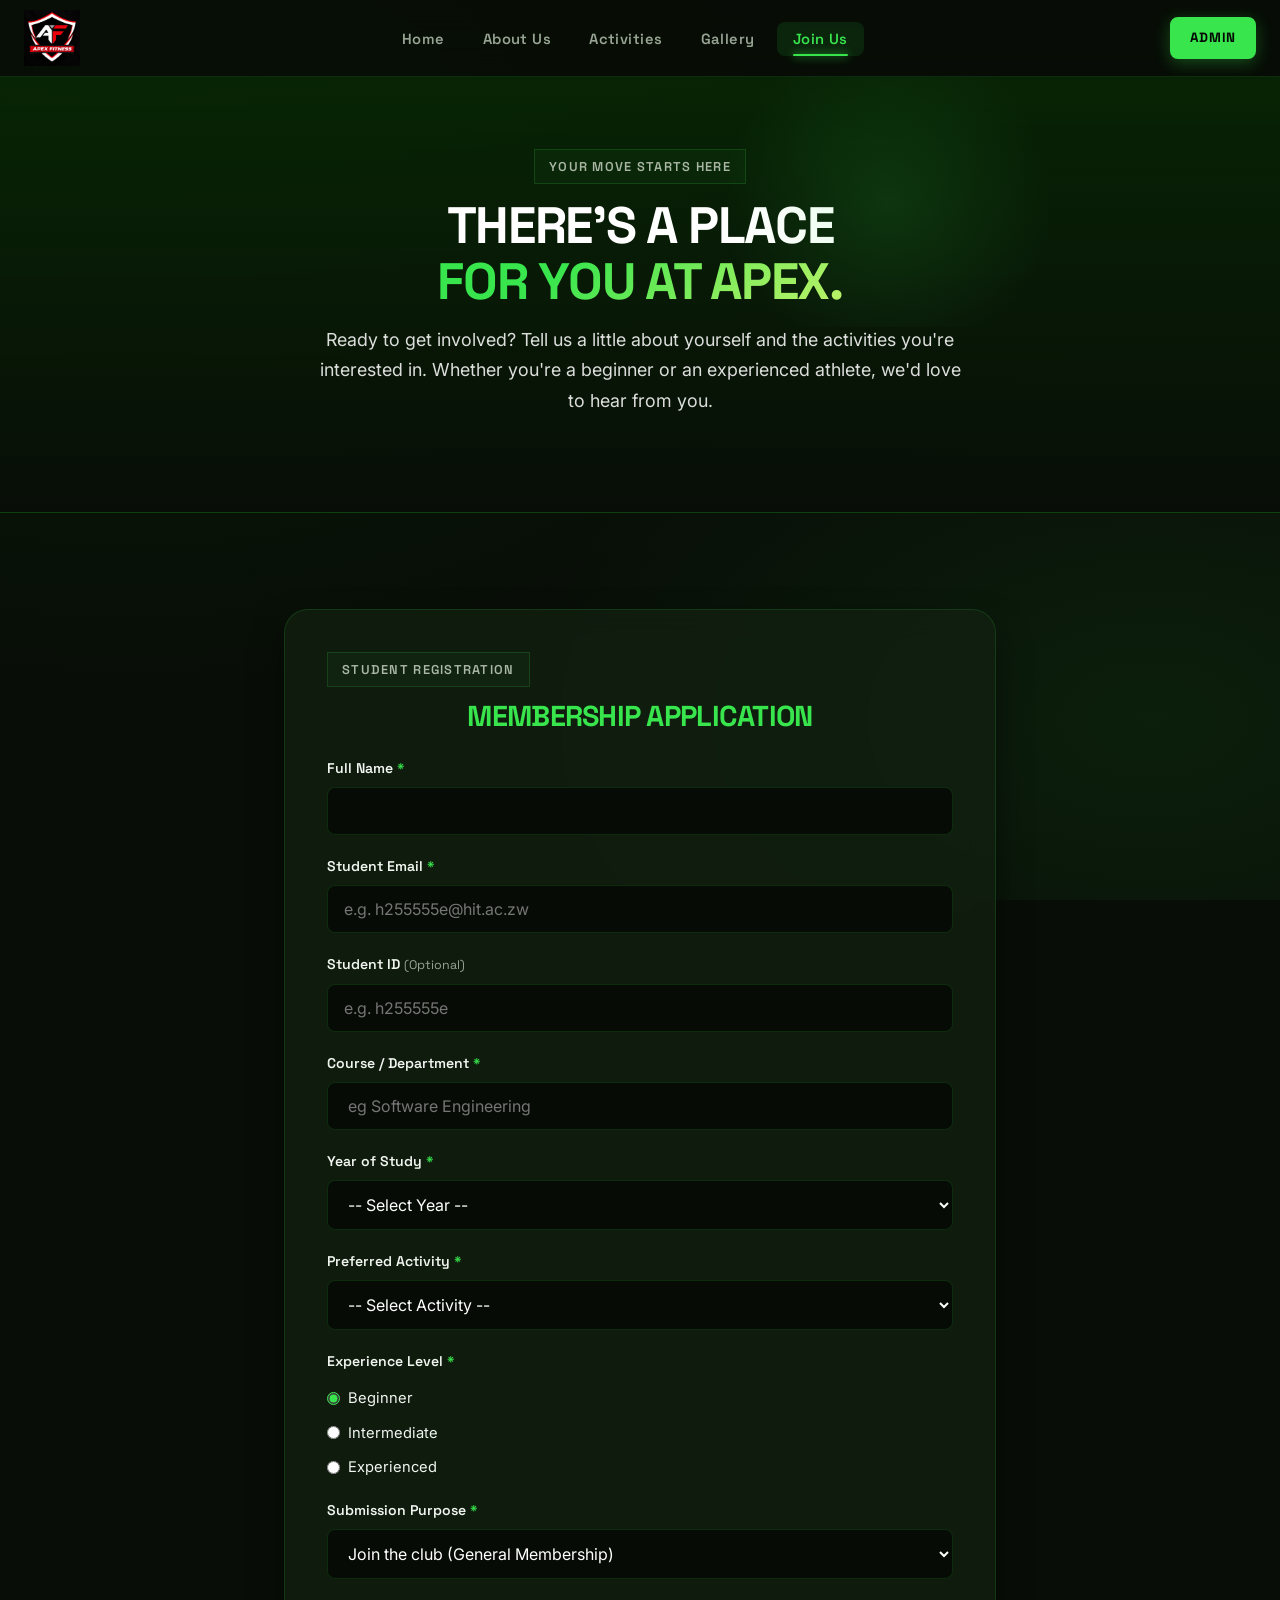
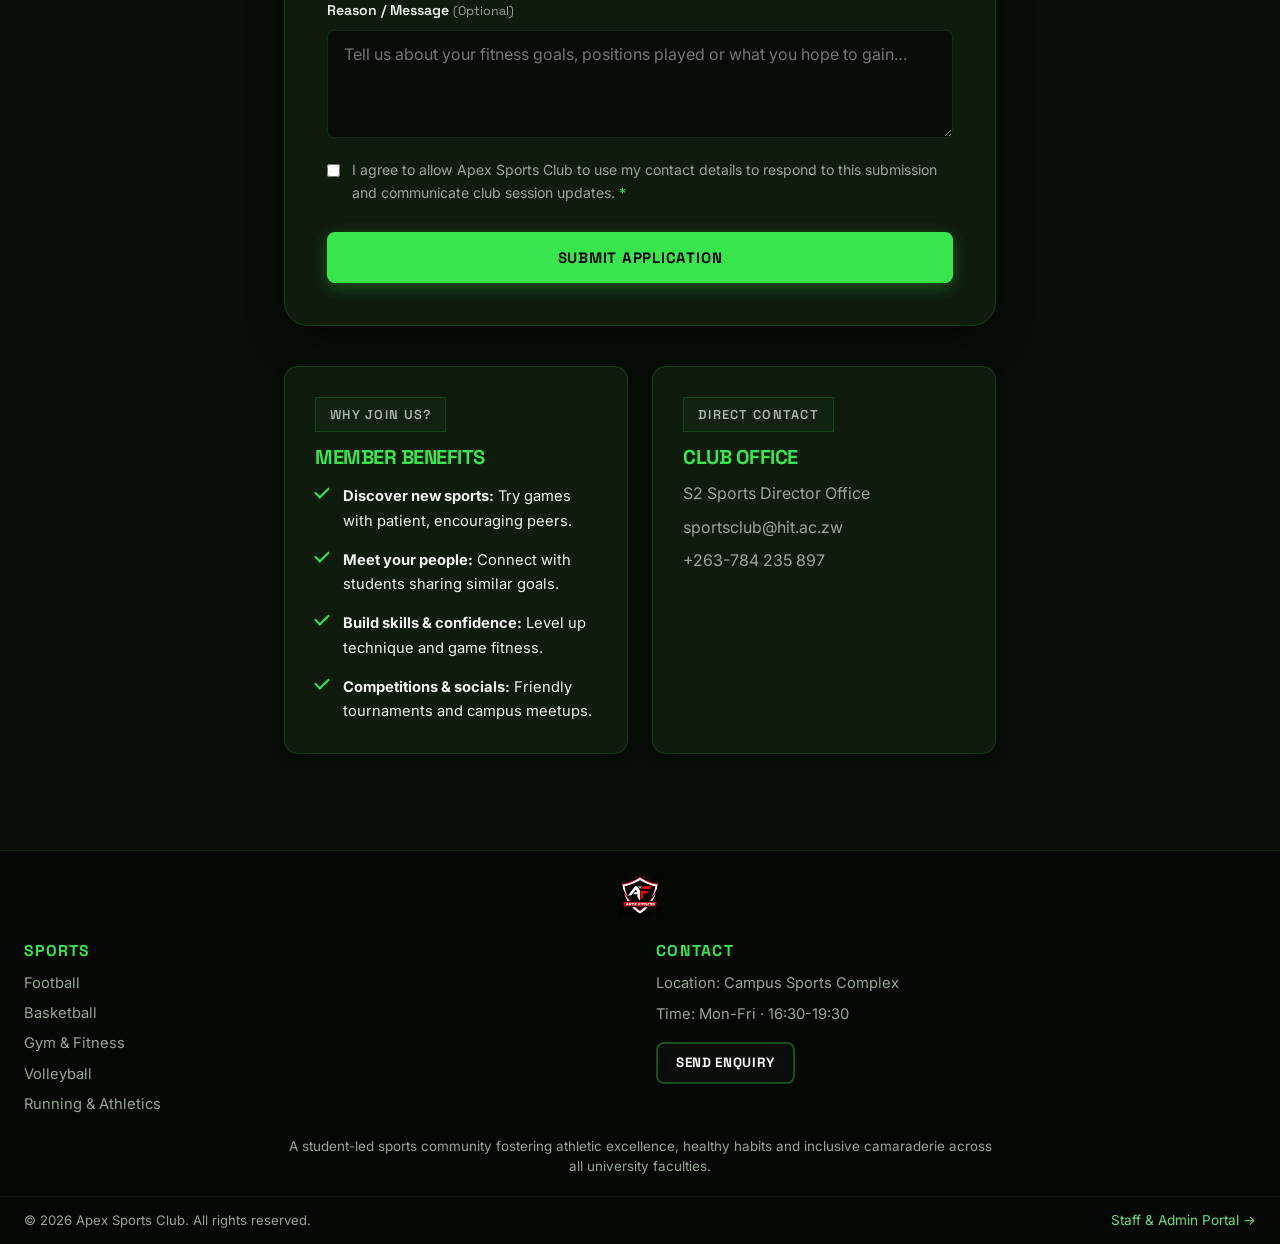
<file: join.html>
<!DOCTYPE html>
<html lang="en">
<head>
  <meta charset="UTF-8" />
  <meta name="viewport" content="width=device-width, initial-scale=1.0" />
  <meta name="description" content="Join Apex Sports Club - submit your student membership application or contact our committee." />
  <title>Join Us | Apex Sports Club</title>
  <link rel="stylesheet" href="style.css" />
  <link rel="preconnect" href="https://fonts.googleapis.com" />
  <link rel="preconnect" href="https://fonts.gstatic.com" crossorigin />
  <link href="https://fonts.googleapis.com/css2?family=Inter:wght@300;400;500;600;700&family=Space+Grotesk:wght@500;700;800&display=swap" rel="stylesheet" />
  <link rel="icon" type="image/png" href="assets/Apex icon.png" />
</head>
<body>

  <a href="#main" class="skip-link">Skip to main content</a>

  <header class="site-header" id="site-header">
    <div class="header-inner">
      <a href="index.html" class="brand" aria-label="Apex Sports Club - home">
        <img class="brand-image" src="assets/Apex logo.png" alt="" />
      </a>
      <nav class="main-nav" id="main-nav" aria-label="Primary navigation">
        <ul>
          <li><a href="index.html" class="nav-link">Home</a></li>
          <li><a href="about.html" class="nav-link">About Us</a></li>
          <li><a href="activities.html" class="nav-link">Activities</a></li>
          <li><a href="gallery.html" class="nav-link">Gallery</a></li>
          <li><a href="join.html" class="nav-link active">Join Us</a></li>
        </ul>
      </nav>

      <div class="header-actions">
        <a href="admin-login.php" class="btn btn-primary btn-sm" aria-label="Admin login">Admin</a>
      </div>
    </div>

    <div class="mobile-nav" id="mobile-nav" aria-hidden="true">
      <ul>
        <li><a href="index.html">Home</a></li>
        <li><a href="about.html">About Us</a></li>
        <li><a href="activities.html">Activities &amp; Events</a></li>
        <li><a href="gallery.html">Gallery</a></li>
        <li><a href="join.html">Join Us / Contact</a></li>
        <li><a href="admin-login.php">Admin</a></li>
      </ul>
    </div>
  </header>

  <main id="main">

    <!-- PAGE HERO -->
    <section class="page-hero join-hero">
      <div class="container">
        <span class="eyebrow">Your Move Starts Here</span>
        <h1 class="section-title"><span class="hero-line">THERE'S A PLACE</span><br><span class="accent">FOR YOU AT APEX.</span></h1>
        <p class="section-sub">Ready to get involved? Tell us a little about yourself and the activities you're interested in. Whether you're a beginner or an experienced athlete, we'd love to hear from you.</p>
      </div>
    </section>

    <!-- FORM + SIDEBAR -->
    <section class="section bg-dark" aria-labelledby="form-heading">
      <div class="container join-layout">

        <!-- ===== MEMBERSHIP FORM ===== -->
        <div class="form-card">
          <span class="eyebrow">Student Registration</span>
          <h2 id="form-heading" class="section-title" style="font-size:1.8rem;margin-bottom:24px">MEMBERSHIP APPLICATION</h2>

          <!-- JS validation alert -->
          <div class="form-alert" id="form-alert" role="alert" aria-live="polite" style="display:none">
            <strong>Please correct the highlighted issues:</strong>
            <ul id="alert-list"></ul>
          </div>

          <!--
            POST action goes to process.php — PHP backend.
            JS validates first; on success the native POST fires.
          -->
          <form id="join-form" action="process.php" method="POST" novalidate>

            <div class="form-grid">

              <!-- Full Name -->
              <div class="form-group">
                <label for="full_name" class="form-label">Full Name <span class="req" aria-hidden="true">*</span></label>
                <input type="text" id="full_name" name="full_name" class="form-control"  maxlength="120" autocomplete="name" />
                <span class="field-err" id="err-full_name">Please enter your full name (min 2 letters).</span>
              </div>

              <!-- Student Email -->
              <div class="form-group">
                <label for="email" class="form-label">Student Email <span class="req" aria-hidden="true">*</span></label>
                <input type="email" id="email" name="email" class="form-control" placeholder="e.g. h255555e@hit.ac.zw" autocomplete="email" />
                <span class="field-err" id="err-email">Please enter a valid student email address.</span>
              </div>

              <!-- Student ID (optional) -->
              <div class="form-group">
                <label for="student_id" class="form-label">Student ID <small class="opt">(Optional)</small></label>
                <input type="text" id="student_id" name="student_id" class="form-control" placeholder="e.g. h255555e" maxlength="8" />
              </div>

              <!-- Course -->
              <div class="form-group">
                <label for="course" class="form-label">Course / Department <span class="req" aria-hidden="true">*</span></label>
                <input type="text" id="course" name="course" class="form-control" placeholder=" eg Software Engineering" required maxlength="120" />
                <span class="field-err" id="err-course">Please provide your course or department.</span>
              </div>

              <!-- Year of Study -->
              <div class="form-group">
                <label for="study_year" class="form-label">Year of Study <span class="req" aria-hidden="true">*</span></label>
                <select id="study_year" name="study_year" class="form-control" required>
                  <option value="">-- Select Year --</option>
                  <option value="Year 1">Year 1 (Freshman)</option>
                  <option value="Year 2">Year 2 (Sophomore)</option>
                  <option value="Year 3">Year 3 (Junior)</option>
                  <option value="Year 4">Year 4 (Senior)</option>
                  <option value="Postgraduate / Other">Postgraduate / Other</option>
                </select>
                <span class="field-err" id="err-study_year">Please select your year of study.</span>
              </div>

              <!-- Preferred Activity -->
              <div class="form-group">
                <label for="preferred_activity" class="form-label">Preferred Activity <span class="req" aria-hidden="true">*</span></label>
                <select id="preferred_activity" name="preferred_activity" class="form-control" required>
                  <option value="">-- Select Activity --</option>
                  <option value="Football">Football</option>
                  <option value="Basketball">Basketball</option>
                  <option value="Fitness">Gym &amp; Fitness</option>
                  <option value="Running">Running &amp; Athletics</option>
                  <option value="Volleyball">Volleyball</option>
                  <option value="Multiple Activities">Multiple Activities</option>
                  <option value="Other">Other / Social Sports</option>
                </select>
                <span class="field-err" id="err-preferred_activity">Please choose your preferred sport.</span>
              </div>

              <!-- Experience Level -->
              <div class="form-group form-full">
                <label class="form-label">Experience Level <span class="req" aria-hidden="true">*</span></label>
                <div class="radio-group" role="radiogroup">
                  <label class="radio-label"><input type="radio" name="experience_level" value="Beginner" checked /> Beginner</label>
                  <label class="radio-label"><input type="radio" name="experience_level" value="Intermediate" /> Intermediate</label>
                  <label class="radio-label"><input type="radio" name="experience_level" value="Experienced" /> Experienced</label>
                </div>
              </div>

              <!-- Form Purpose -->
              <div class="form-group form-full">
                <label for="form_purpose" class="form-label">Submission Purpose <span class="req" aria-hidden="true">*</span></label>
                <select id="form_purpose" name="form_purpose" class="form-control" required>
                  <option value="Join the club">Join the club (General Membership)</option>
                  <option value="Event enquiry">Event / Training Session Enquiry</option>
                  <option value="Ask a question">Ask a question to the Committee</option>
                </select>
              </div>

              <!-- Reason / Message -->
              <div class="form-group form-full">
                <label for="reason" class="form-label">Reason / Message <small class="opt">(Optional)</small></label>
                <textarea id="reason" name="reason" class="form-control" rows="4" placeholder="Tell us about your fitness goals, positions played or what you hope to gain…" maxlength="600"></textarea>
                <span class="field-err" id="err-reason">Message must not exceed 600 characters.</span>
              </div>

              <!-- Consent -->
              <div class="form-group form-full">
                <label class="checkbox-label">
                  <input type="checkbox" id="consent" name="consent" value="1" required />
                  <span>I agree to allow Apex Sports Club to use my contact details to respond to this submission and communicate club session updates. <span class="req" aria-hidden="true">*</span></span>
                </label>
                <span class="field-err" id="err-consent">You must accept the consent agreement before submitting.</span>
              </div>

              <!-- Submit -->
              <div class="form-group form-full" style="margin-top:8px">
                <button type="submit" class="btn btn-primary btn-block">Submit Application</button>
              </div>

            </div><!-- /form-grid -->
          </form>
        </div><!-- /form-card -->

        <!-- ===== SIDEBAR ===== -->
        <aside class="join-sidebar" aria-label="Membership benefits and contact info">

          <div class="info-card">
            <span class="eyebrow">Why Join Us?</span>
            <h3>MEMBER BENEFITS</h3>
            <ul class="benefit-list">
              <li><span class="tick" aria-hidden="true"></span><span><strong>Discover new sports:</strong> Try games with patient, encouraging peers.</span></li>
              <li><span class="tick" aria-hidden="true"></span><span><strong>Meet your people:</strong> Connect with students sharing similar goals.</span></li>
              <li><span class="tick" aria-hidden="true"></span><span><strong>Build skills &amp; confidence:</strong> Level up technique and game fitness.</span></li>
              <li><span class="tick" aria-hidden="true"></span><span><strong>Competitions &amp; socials:</strong> Friendly tournaments and campus meetups.</span></li>
            </ul>
          </div>

          <div class="info-card">
            <span class="eyebrow">Direct Contact</span>
            <h3>CLUB OFFICE</h3>
            <ul class="footer-contact" style="margin-bottom:16px">
              <li>S2 Sports Director Office <small class="opt"></small></li>
              <li>sportsclub@hit.ac.zw</li>
              <li>+263-784 235 897<small class="opt"></small></li>
            </ul>
          </div>

        </aside>

      </div><!-- /join-layout -->
    </section>

  </main>

    <!-- ===== FOOTER ===== -->
  <footer class="site-footer">
    <div class="footer-grid container">
      <div class="footer-brand">
        <a href="index.html" class="brand footer-logo">
          <img class="brand-image" src="assets/Apex logo.png" alt="Apex Fitness logo" />
        </a>
      </div>

      <div>
        <h3 class="footer-heading">Sports</h3>
        <ul class="footer-nav">
          <li><a href="activities.html#football">Football</a></li>
          <li><a href="activities.html#basketball">Basketball</a></li>
          <li><a href="activities.html#fitness">Gym &amp; Fitness</a></li>
          <li><a href="activities.html#volleyball">Volleyball</a></li>
          <li><a href="activities.html#running">Running &amp; Athletics</a></li>
        </ul>
      </div>

      <div>
        <h3 class="footer-heading">Contact</h3>
        <ul class="footer-contact">
          <li>Location: Campus Sports Complex </li>
          <li>Time: Mon-Fri · 16:30-19:30</li>
        </ul>
        <a href="join.html" class="btn btn-outline btn-sm mt-2">Send Enquiry</a>
      </div>
    </div>

    <p class="footer-desc container">A student-led sports community fostering athletic excellence, healthy habits and inclusive camaraderie across all university faculties.</p>

    <div class="footer-bottom container">
      <span>&copy; <span id="year"></span> Apex Sports Club. All rights reserved.</span>
      <span style="margin-left: 15px;"><a href="admin-login.php" style="color: #61e07c; text-decoration: none; font-size: 0.85rem;">Staff &amp; Admin Portal &rarr;</a></span>
    </div>
  </footer>

  <script src="main.js" defer></script>
</body>
</html>
</file>
<file: style.css>
/* ============================================================
   APEX SPORTS CLUB — PREMIUM ATHLETIC STYLESHEET
   ISE 2102: Web Technologies  |  Color: #072804 + #38E54D + Glassmorphism
   ============================================================ */

/* ── Custom Properties & Design Tokens ─────────────────────── */
:root {
  /* Background Layers */
  --bg-darkest:    #040703;
  --bg-main:       #080e07;
  --bg-alt:        #0d170b;
  --bg-card:       rgba(18, 32, 16, 0.75);
  --bg-card-hov:   rgba(25, 45, 22, 0.9);
  --bg-glass:      rgba(13, 24, 11, 0.65);
  --bg-light:      #f4f6f2;
  --bg-card-light: #ffffff;

  /* Brand Greens */
  --green-deep:    #072804;
  --green-acc:     #38e54d;
  --green-soft:    #c5f36a;
  --green-glow:    rgba(56, 229, 77, 0.28);
  --green-subtle:  rgba(56, 229, 77, 0.1);

  /* Typography Colors */
  --text-white:    #ffffff;
  --text-light:    #f1f5ef;
  --text-muted:    #98a594;
  --text-dark:     #080c07;

  /* Borders & Dividers */
  --border:        rgba(56, 229, 77, 0.15);
  --border-acc:    rgba(56, 229, 77, 0.45);
  --border-light:  #e0e5dc;

  /* Status Colors */
  --error:         #ef4444;
  --success:       #10b981;
  --warning:       #f59e0b;

  /* Typography */
  --font-head:     'Space Grotesk', -apple-system, BlinkMacSystemFont, 'Segoe UI', sans-serif;
  --font-body:     'Inter', -apple-system, BlinkMacSystemFont, 'Segoe UI', sans-serif;

  /* Dimensions & Radius */
  --max-w:         1280px;
  --header-h:      76px;
  --radius-sm:     8px;
  --radius-md:     14px;
  --radius-lg:     24px;
  --radius-full:   9999px;

  /* Motion & Shadows */
  --ease:          0.25s cubic-bezier(0.4, 0, 0.2, 1);
  --ease-spring:   0.4s cubic-bezier(0.175, 0.885, 0.32, 1.275);
  --shadow-sm:     0 4px 12px rgba(0, 0, 0, 0.4);
  --shadow-lg:     0 16px 40px -10px rgba(0, 0, 0, 0.8);
  --glow-acc:      0 0 24px rgba(56, 229, 77, 0.25);
  --glow-lg:       0 0 40px rgba(56, 229, 77, 0.35);
}

/* ── Reset & Baseline ──────────────────────────────────────── */
*, *::before, *::after {
  box-sizing: border-box;
  margin: 0;
  padding: 0;
}

html {
  font-size: 16px;
  scroll-behavior: smooth;
  text-size-adjust: 100%;
}

body {
  font-family: var(--font-body);
  background-color: var(--bg-main);
  background-image: 
    radial-gradient(at 10% 20%, rgba(7, 40, 4, 0.45) 0px, transparent 50%),
    radial-gradient(at 90% 80%, rgba(56, 229, 77, 0.08) 0px, transparent 40%);
  background-attachment: fixed;
  color: var(--text-light);
  line-height: 1.65;
  overflow-x: hidden;
  min-height: 100vh;
  display: flex;
  flex-direction: column;
  -webkit-font-smoothing: antialiased;
}

img {
  max-width: 100%;
  height: auto;
  display: block;
  object-fit: cover;
}

a {
  color: inherit;
  text-decoration: none;
  transition: all var(--ease);
}

ul {
  list-style: none;
}

button, input, select, textarea {
  font-family: inherit;
  font-size: inherit;
}

/* ── Accessibility ─────────────────────────────────────────── */
.skip-link {
  position: absolute;
  top: -100px;
  left: 20px;
  z-index: 99999;
  background: var(--green-acc);
  color: var(--bg-darkest);
  padding: 12px 24px;
  font-weight: 700;
  border-radius: var(--radius-sm);
  transition: top var(--ease);
}
.skip-link:focus {
  top: 20px;
}

/* ── Layout Containers & Utilities ─────────────────────────── */
.container {
  width: 100%;
  max-width: var(--max-w);
  margin: 0 auto;
  padding: 0 24px;
}

.text-center { text-align: center; }
.mt-2 { margin-top: 16px; }
.mt-3 { margin-top: 24px; }
.mt-4 { margin-top: 36px; }
.mb-4 { margin-bottom: 36px; }

/* ── Typography System ─────────────────────────────────────── */
h1, h2, h3, h4, h5, h6 {
  font-family: var(--font-head);
  font-weight: 700;
  line-height: 1.1;
  letter-spacing: -0.025em;
  color: var(--green-acc);
}

.eyebrow {
  display: inline-flex;
  align-items: center;
  gap: 8px;
  font-family: var(--font-head);
  font-size: 0.8rem;
  font-weight: 600;
  letter-spacing: 0.1em;
  text-transform: uppercase;
  color: #aab7a5;
  background: rgba(56, 229, 77, 0.04);
  border: 1px solid rgba(56, 229, 77, 0.16);
  padding: 6px 14px;
  border-radius: 0;
  margin-bottom: 14px;
}

.section-title {
  font-size: clamp(2rem, 4vw, 3.2rem);
  text-transform: uppercase;
  margin-bottom: 14px;
}

.section-sub {
  font-size: 1.12rem;
  color: var(--text-muted);
  max-width: 660px;
  margin-bottom: 42px;
  line-height: 1.7;
}

.text-center .section-sub {
  margin-left: auto;
  margin-right: auto;
}

.accent {
  color: var(--green-acc);
  background: linear-gradient(135deg, var(--green-acc) 30%, var(--green-soft) 100%);
  -webkit-background-clip: text;
  -webkit-text-fill-color: transparent;
}

/* Light Sections */
.section-title.dark { color: #1e6610; }
.section-sub.dark   { color: #4b5563; }

.sample-notice {
  display: inline-block;
  color: var(--warning);
  font-size: 0.82rem;
  background: rgba(245, 158, 11, 0.1);
  border: 1px solid rgba(245, 158, 11, 0.25);
  padding: 4px 12px;
  border-radius: var(--radius-sm);
  margin-top: -24px;
  margin-bottom: 30px;
}

/* ── Modern Interactive Buttons ────────────────────────────── */
.btn {
  display: inline-flex;
  align-items: center;
  justify-content: center;
  gap: 10px;
  padding: 14px 28px;
  font-family: var(--font-head);
  font-weight: 700;
  font-size: 0.94rem;
  letter-spacing: 0.05em;
  text-transform: uppercase;
  border: 2px solid transparent;
  border-radius: var(--radius-sm);
  cursor: pointer;
  white-space: nowrap;
  position: relative;
  overflow: hidden;
  transition: all var(--ease-spring);
}

.btn:focus-visible {
  outline: 3px solid var(--green-acc);
  outline-offset: 4px;
}

.btn-primary {
  background: var(--green-acc);
  color: var(--bg-darkest);
  border-color: var(--green-acc);
  box-shadow: 0 4px 16px rgba(56, 229, 77, 0.3);
}

.btn-primary:hover {
  background: var(--green-soft);
  border-color: var(--green-soft);
  box-shadow: var(--glow-lg);
  transform: translateY(-3px) scale(1.02);
}

.btn-outline {
  background: rgba(255, 255, 255, 0.03);
  color: var(--text-white);
  border-color: rgba(56, 229, 77, 0.3);
  backdrop-filter: blur(8px);
}

.btn-outline:hover {
  border-color: var(--green-acc);
  color: var(--green-acc);
  background: rgba(56, 229, 77, 0.1);
  box-shadow: 0 4px 18px rgba(56, 229, 77, 0.18);
  transform: translateY(-3px);
}

.btn-sm {
  padding: 8px 18px;
  font-size: 0.84rem;
}

.btn-block {
  width: 100%;
}

/* ── Glassmorphic Header & Nav ─────────────────────────────── */
.site-header {
  position: sticky;
  top: 0;
  z-index: 1000;
  background: rgba(8, 14, 7, 0.85);
  backdrop-filter: blur(16px);
  -webkit-backdrop-filter: blur(16px);
  border-bottom: 1px solid var(--border);
  transition: background var(--ease);
}

.header-inner {
  max-width: var(--max-w);
  margin: 0 auto;
  padding: 0 24px;
  height: var(--header-h);
  display: flex;
  align-items: center;
  justify-content: space-between;
  gap: 24px;
}

/* Brand Logo */
.brand {
  display: flex;
  align-items: center;
  gap: 12px;
  text-decoration: none;
  flex-shrink: 0;
}

.brand-image {
  width: 56px;
  height: 56px;
  object-fit: contain;
  transition: transform var(--ease-spring);
}

.brand:hover .brand-image {
  transform: scale(1.04);
}

/* Desktop Navigation */
.main-nav ul {
  display: flex;
  align-items: center;
  gap: 6px;
}

.nav-link {
  font-family: var(--font-head);
  font-weight: 600;
  font-size: 0.92rem;
  letter-spacing: 0.03em;
  padding: 8px 16px;
  border-radius: var(--radius-sm);
  color: var(--text-muted);
  position: relative;
  transition: all var(--ease);
}

.nav-link:hover {
  color: var(--text-white);
  background: rgba(255, 255, 255, 0.05);
}

.nav-link.active {
  color: var(--green-acc);
  background: rgba(56, 229, 77, 0.1);
}

.nav-link.active::after {
  content: '';
  position: absolute;
  bottom: 0;
  left: 16px;
  right: 16px;
  height: 2px;
  background: var(--green-acc);
  box-shadow: 0 0 8px var(--green-acc);
  border-radius: 2px;
}

.header-actions {
  display: flex;
  align-items: center;
  gap: 14px;
}

/* Mobile Hamburger Button */
.burger {
  display: none;
  flex-direction: column;
  justify-content: space-around;
  width: 42px;
  height: 42px;
  padding: 9px;
  background: rgba(255, 255, 255, 0.03);
  border: 1px solid var(--border);
  border-radius: var(--radius-sm);
  cursor: pointer;
}

.burger span {
  display: block;
  width: 100%;
  height: 2px;
  background: var(--text-white);
  transition: all var(--ease);
  transform-origin: 1px;
}

.burger.open span:nth-child(1) { transform: rotate(45deg); }
.burger.open span:nth-child(2) { opacity: 0; transform: translateX(8px); }
.burger.open span:nth-child(3) { transform: rotate(-45deg); }

/* Mobile Menu Drawer */
.mobile-nav {
  display: none;
  background: rgba(4, 7, 3, 0.98);
  border-bottom: 1px solid var(--border);
  padding: 24px;
  backdrop-filter: blur(20px);
}

.mobile-nav.open {
  display: block;
}

.mobile-nav ul {
  display: flex;
  flex-direction: column;
  gap: 8px;
  margin-bottom: 20px;
}

.mobile-nav a {
  font-family: var(--font-head);
  font-weight: 700;
  font-size: 1.15rem;
  padding: 10px 14px;
  border-radius: var(--radius-sm);
  display: block;
}

.mobile-nav a:hover, .mobile-nav a.active {
  color: var(--green-acc);
  background: rgba(56, 229, 77, 0.1);
}

/* ── Hero Section (Home) ───────────────────────────────────── */
.hero {
  position: relative;
  min-height: calc(88vh - var(--header-h));
  display: flex;
  align-items: center;
  padding: 90px 0;
  overflow: hidden;
}

.hero-img {
  position: absolute;
  inset: 0;
  width: 100%;
  height: 100%;
  opacity: 0.28;
  filter: grayscale(20%) contrast(115%);
  z-index: 1;
  transform: scale(1.02);
  transition: transform 10s ease;
}

.hero:hover .hero-img {
  transform: scale(1.05);
}

.hero-overlay {
  position: absolute;
  inset: 0;
  z-index: 2;
  background: 
    linear-gradient(90deg, rgba(4, 7, 3, 0.96) 0%, rgba(7, 40, 4, 0.8) 50%, rgba(4, 7, 3, 0.94) 100%),
    radial-gradient(ellipse at 80% 50%, rgba(56, 229, 77, 0.15), transparent 70%);
}

.hero-content {
  position: relative;
  z-index: 3;
  max-width: 860px;
  margin-left: auto;
  margin-right: auto;
  text-align: center;
}

.hero-title {
  font-size: clamp(3rem, 6.5vw, 5.4rem);
  font-weight: 800;
  color: var(--text-white);
  text-transform: uppercase;
  letter-spacing: -0.03em;
  line-height: 0.95;
  margin-bottom: 24px;
  text-shadow: 0 4px 30px rgba(0, 0, 0, 0.9);
}

.hero-desc {
  font-size: clamp(1.05rem, 1.8vw, 1.35rem);
  color: var(--text-light);
  max-width: 660px;
  margin: 0 auto 36px;
  line-height: 1.7;
}

.btn-group {
  display: flex;
  flex-wrap: wrap;
  gap: 16px;
  margin-bottom: 34px;
}

.hero-badge {
  display: inline-flex;
  align-items: center;
  gap: 8px;
  padding: 8px 18px;
  background: rgba(255, 255, 255, 0.05);
  border: 1px solid var(--border);
  border-radius: var(--radius-full);
  font-size: 0.82rem;
  font-weight: 700;
  letter-spacing: 0.08em;
  color: var(--green-soft);
  text-transform: uppercase;
  backdrop-filter: blur(10px);
}

/* ── Page Hero (Inner Pages) ───────────────────────────────── */
.page-hero {
  padding: 72px 0 54px;
  background: linear-gradient(180deg, rgba(7, 40, 4, 0.8) 0%, var(--bg-main) 100%);
  border-bottom: 1px solid var(--border);
  position: relative;
  overflow: hidden;
}

.about-hero .container {
  text-align: center;
}

.activities-hero .container {
  text-align: center;
}

.activities-hero .section-title {
  color: var(--text-white);
}

.activities-hero .section-sub {
  margin-left: auto;
  margin-right: auto;
}

.about-hero .section-title {
  color: var(--text-white);
}

.about-hero .section-sub {
  margin-left: auto;
  margin-right: auto;
}

.gallery-hero .container {
  text-align: center;
}

.gallery-hero .section-title {
  color: var(--text-white);
}

.gallery-hero .section-sub {
  margin-left: auto;
  margin-right: auto;
}

.join-hero .container {
  text-align: center;
}

.join-hero .section-title {
  color: var(--text-white);
}

.join-hero .hero-line {
  color: var(--text-white);
}

.join-hero .section-sub {
  margin-left: auto;
  margin-right: auto;
  color: rgba(255, 255, 255, 0.86);
}

.join-hero .accent {
  color: var(--green-acc);
  background: linear-gradient(135deg, var(--green-acc) 30%, var(--green-soft) 100%);
  -webkit-background-clip: text;
  -webkit-text-fill-color: transparent;
}

.page-hero::after {
  content: '';
  position: absolute;
  top: 0;
  right: 15%;
  width: 400px;
  height: 250px;
  background: radial-gradient(circle, rgba(56, 229, 77, 0.12), transparent 70%);
  pointer-events: none;
}

/* ── Content Sections ──────────────────────────────────────── */
.section {
  padding: 96px 0;
}

.bg-dark {
  background: transparent;
}

.bg-alt {
  background: rgba(13, 23, 11, 0.5);
  border-top: 1px solid var(--border);
  border-bottom: 1px solid var(--border);
  backdrop-filter: blur(6px);
}

.bg-light {
  background: var(--bg-light);
  color: var(--text-dark);
}

.bg-light h2, .bg-light h3, .bg-light h4 {
  color: #1e6610;
}

.bg-light p {
  color: #374151;
}

.bg-light .eyebrow {
  color: #53664e;
  background: rgba(30, 102, 16, 0.04);
  border-color: rgba(30, 102, 16, 0.16);
}

/* ── Card Systems (Glassmorphic) ───────────────────────────── */
.card-grid-3 {
  display: grid;
  grid-template-columns: repeat(auto-fit, minmax(300px, 1fr));
  gap: 28px;
}

.card {
  background: var(--bg-card);
  backdrop-filter: blur(12px);
  -webkit-backdrop-filter: blur(12px);
  border: 1px solid var(--border);
  border-radius: var(--radius-md);
  padding: 38px 30px;
  transition: all var(--ease-spring);
  position: relative;
  overflow: hidden;
  box-shadow: var(--shadow-sm);
}

.card::before {
  content: '';
  position: absolute;
  top: 0;
  left: 0;
  width: 100%;
  height: 3px;
  background: linear-gradient(90deg, var(--green-acc), var(--green-soft));
  opacity: 0;
  transition: opacity var(--ease);
}

.card:hover {
  transform: translateY(-8px);
  background: var(--bg-card-hov);
  border-color: var(--border-acc);
  box-shadow: var(--shadow-lg), var(--glow-acc);
}

.card:hover::before {
  opacity: 1;
}

.card-icon {
  width: 58px;
  height: 58px;
  background: var(--green-subtle);
  border: 1px solid rgba(56, 229, 77, 0.3);
  border-radius: var(--radius-sm);
  display: flex;
  align-items: center;
  justify-content: center;
  font-size: 1.6rem;
  margin-bottom: 22px;
  transition: transform var(--ease-spring);
}

.card:hover .card-icon {
  transform: scale(1.1) rotate(5deg);
  background: rgba(56, 229, 77, 0.2);
}

.card h3 {
  font-size: 1.3rem;
  margin-bottom: 12px;
}

.card p {
  color: var(--text-muted);
  font-size: 0.95rem;
  line-height: 1.65;
}

.card-light {
  background: var(--bg-card-light);
  border-color: var(--border-light);
  box-shadow: 0 4px 18px rgba(0, 0, 0, 0.06);
}

.card-light:hover {
  border-color: #1e6610;
  box-shadow: 0 10px 25px rgba(0, 0, 0, 0.12);
}

.card-light h3 { color: #1e6610; }
.card-light p  { color: #4b5563; }

/* ── Sports Interactive Cards ──────────────────────────────── */
.sports-grid {
  display: grid;
  grid-template-columns: repeat(auto-fit, minmax(320px, 1fr));
  gap: 28px;
  text-align: left;
}

.sport-card {
  background: var(--bg-card);
  backdrop-filter: blur(10px);
  border: 1px solid var(--border);
  border-radius: var(--radius-md);
  overflow: hidden;
  display: flex;
  flex-direction: column;
  transition: all var(--ease-spring);
  box-shadow: var(--shadow-sm);
}

.sport-card:hover {
  transform: translateY(-8px);
  border-color: var(--green-acc);
  box-shadow: var(--shadow-lg), var(--glow-acc);
}

.sport-card-img {
  position: relative;
  height: 220px;
  overflow: hidden;
}

.sport-card-img img {
  width: 100%;
  height: 100%;
  transition: transform 0.6s var(--ease);
}

.sport-card:hover .sport-card-img img {
  transform: scale(1.08);
}

.sport-badge {
  position: absolute;
  top: 14px;
  right: 14px;
  background: rgba(4, 7, 3, 0.85);
  backdrop-filter: blur(8px);
  border: 1px solid var(--border);
  color: var(--green-soft);
  font-size: 0.74rem;
  font-weight: 700;
  text-transform: uppercase;
  letter-spacing: 0.06em;
  padding: 5px 12px;
  border-radius: var(--radius-full);
}

.sport-body {
  padding: 26px;
  display: flex;
  flex-direction: column;
  flex: 1;
}

.sport-head {
  display: flex;
  align-items: center;
  gap: 10px;
  margin-bottom: 8px;
}

.sport-body h3 { font-size: 1.25rem; }

.sport-tagline {
  font-size: 0.85rem;
  font-weight: 600;
  color: var(--green-acc);
  margin-bottom: 12px;
}

.sport-body p {
  color: var(--text-muted);
  font-size: 0.92rem;
  margin-bottom: 22px;
  flex: 1;
  line-height: 1.6;
}

.sport-link {
  display: inline-flex;
  align-items: center;
  gap: 8px;
  font-family: var(--font-head);
  font-weight: 700;
  font-size: 0.88rem;
  text-transform: uppercase;
  letter-spacing: 0.05em;
  color: var(--text-white);
  transition: all var(--ease);
}

.sport-link:hover {
  color: var(--green-acc);
  gap: 12px;
}

/* ── Event Fixture Cards ───────────────────────────────────── */
.events-grid {
  display: grid;
  grid-template-columns: repeat(auto-fit, minmax(320px, 1fr));
  gap: 24px;
  text-align: left;
}

.event-card {
  background: var(--bg-card);
  backdrop-filter: blur(10px);
  border: 1px solid var(--border);
  border-radius: var(--radius-md);
  padding: 28px;
  display: flex;
  flex-direction: column;
  transition: all var(--ease-spring);
  box-shadow: var(--shadow-sm);
}

.event-card:hover {
  border-color: var(--border-acc);
  background: var(--bg-card-hov);
  transform: translateY(-6px);
  box-shadow: var(--shadow-lg);
}

.event-top {
  display: flex;
  justify-content: space-between;
  align-items: center;
  margin-bottom: 14px;
}

.event-badge {
  background: rgba(56, 229, 77, 0.12);
  color: var(--green-acc);
  font-size: 0.74rem;
  font-weight: 700;
  text-transform: uppercase;
  letter-spacing: 0.06em;
  padding: 4px 11px;
  border-radius: var(--radius-sm);
  border: 1px solid rgba(56, 229, 77, 0.25);
}

.event-card h3 {
  font-size: 1.25rem;
  margin-bottom: 12px;
}

.event-meta {
  display: flex;
  flex-direction: column;
  gap: 6px;
  margin-bottom: 16px;
  font-size: 0.88rem;
  color: var(--text-muted);
}

.event-meta li {
  display: flex;
  align-items: flex-start;
  gap: 8px;
}

.event-meta li strong {
  flex: 0 0 auto;
  color: var(--text-light);
}

.event-desc {
  font-size: 0.92rem;
  color: var(--text-muted);
  margin-bottom: 24px;
  flex: 1;
  line-height: 1.6;
}

/* ── Interactive Category Filter Bar ───────────────────────── */
.filter-bar {
  display: flex;
  flex-wrap: wrap;
  justify-content: center;
  gap: 10px;
  margin-bottom: 40px;
}

.filter-btn {
  background: var(--bg-card);
  backdrop-filter: blur(8px);
  border: 1px solid var(--border);
  color: var(--text-muted);
  font-family: var(--font-head);
  font-weight: 700;
  font-size: 0.84rem;
  letter-spacing: 0.05em;
  text-transform: uppercase;
  padding: 8px 20px;
  border-radius: var(--radius-full);
  cursor: pointer;
  transition: all var(--ease);
}

.filter-btn:hover {
  color: var(--text-white);
  border-color: var(--green-acc);
  transform: translateY(-2px);
}

.filter-btn.active {
  background: var(--green-acc);
  color: var(--bg-darkest);
  border-color: var(--green-acc);
  box-shadow: 0 4px 14px rgba(56, 229, 77, 0.35);
}

/* ── Empty State ───────────────────────────────────────────── */
.empty-state {
  padding: 60px 24px;
  text-align: center;
  background: var(--bg-card);
  border: 1px dashed var(--border);
  border-radius: var(--radius-md);
}

.empty-state h3 {
  margin-bottom: 10px;
  font-size: 1.3rem;
}

/* ── Values Grid (About Page) ──────────────────────────────── */
.values-grid {
  display: grid;
  grid-template-columns: repeat(auto-fit, minmax(210px, 1fr));
  gap: 20px;
}

.value-card {
  background: var(--bg-card);
  border: 1px solid var(--border);
  border-radius: var(--radius-md);
  padding: 26px 20px;
  text-align: center;
  transition: transform var(--ease-spring), border-color var(--ease);
}

.value-card:hover {
  transform: translateY(-6px);
  border-color: var(--green-acc);
  box-shadow: var(--shadow-sm);
}

.value-name {
  font-size: 1.15rem;
  font-weight: 800;
  color: var(--green-soft);
  margin-bottom: 8px;
  text-transform: uppercase;
  letter-spacing: 0.04em;
}

.value-card p {
  color: var(--text-muted);
  font-size: 0.92rem;
}

/* ── Student Committee Grid ────────────────────────────────── */
.committee-grid {
  display: grid;
  grid-template-columns: repeat(auto-fit, minmax(250px, 1fr));
  gap: 26px;
  text-align: center;
}

.committee-card {
  background: var(--bg-card);
  backdrop-filter: blur(10px);
  border: 1px solid var(--border);
  border-radius: var(--radius-md);
  padding: 30px 24px;
  transition: all var(--ease-spring);
  box-shadow: var(--shadow-sm);
}

.committee-card:hover {
  transform: translateY(-8px);
  border-color: var(--green-acc);
  box-shadow: var(--shadow-lg), var(--glow-acc);
}

.committee-avatar {
  width: 82px;
  height: 82px;
  border-radius: var(--radius-full);
  background: linear-gradient(135deg, var(--green-deep), #1e4518);
  border: 2px solid var(--green-acc);
  margin: 0 auto 16px;
  display: flex;
  align-items: center;
  justify-content: center;
  font-size: 2rem;
  box-shadow: 0 0 16px rgba(56, 229, 77, 0.25);
  transition: transform var(--ease-spring);
}

.committee-card:hover .committee-avatar {
  transform: scale(1.1);
}

.committee-role {
  font-size: 0.8rem;
  font-weight: 700;
  color: var(--text-white);
  text-transform: uppercase;
  letter-spacing: 0.08em;
  margin-bottom: 6px;
}

.committee-card h3 {
  font-size: 1.2rem;
  margin-bottom: 8px;
}

.committee-card p {
  font-size: 0.88rem;
  color: var(--text-muted);
  line-height: 1.6;
}

/* ── About Split Layout ────────────────────────────────────── */
.about-split {
  display: grid;
  grid-template-columns: 1fr 1fr;
  gap: 52px;
  align-items: center;
}

.about-image img {
  border-radius: var(--radius-md);
  border: 2px solid var(--border-light);
  box-shadow: var(--shadow-lg);
  height: 400px;
  width: 100%;
}

.about-text p {
  font-size: 1.08rem;
  line-height: 1.75;
  color: #2d3748;
}

/* ── Weekly Training Schedule Table ────────────────────────── */
.table-wrap {
  overflow-x: auto;
  background: var(--bg-card);
  backdrop-filter: blur(12px);
  border: 1px solid var(--border);
  border-radius: var(--radius-md);
  box-shadow: var(--shadow-sm);
}

.schedule-table {
  width: 100%;
  border-collapse: collapse;
  font-size: 0.94rem;
  text-align: left;
}

.schedule-table caption {
  padding: 18px 22px;
  font-family: var(--font-head);
  font-weight: 700;
  font-size: 1.1rem;
  text-transform: uppercase;
  color: var(--green-acc);
  background: rgba(13, 23, 11, 0.8);
  border-bottom: 1px solid var(--border);
  text-align: left;
}

.schedule-table th, .schedule-table td {
  padding: 15px 20px;
  border-bottom: 1px solid var(--border);
}

.schedule-table th {
  background: rgba(56, 229, 77, 0.12);
  font-family: var(--font-head);
  font-weight: 700;
  color: var(--green-soft);
  letter-spacing: 0.05em;
  text-transform: uppercase;
  font-size: 0.82rem;
}

.schedule-table tr:hover td {
  background: rgba(56, 229, 77, 0.06);
}

/* ── Photo Gallery Grid ────────────────────────────────────── */
.gallery-grid {
  display: grid;
  grid-template-columns: repeat(auto-fill, minmax(290px, 1fr));
  gap: 20px;
  text-align: left;
}

.gallery-item {
  position: relative;
  border-radius: var(--radius-md);
  overflow: hidden;
  height: 260px;
  background: var(--bg-card);
  border: 1px solid var(--border);
  cursor: pointer;
  transition: all var(--ease-spring);
  box-shadow: var(--shadow-sm);
}

.gallery-item:hover {
  transform: scale(1.03);
  border-color: var(--green-acc);
  box-shadow: var(--shadow-lg), var(--glow-acc);
}

.gallery-item img {
  width: 100%;
  height: 100%;
  transition: transform 0.6s var(--ease);
}

.gallery-item:hover img {
  transform: scale(1.1);
}

.gallery-overlay {
  position: absolute;
  inset: 0;
  background: linear-gradient(180deg, transparent 35%, rgba(4, 7, 3, 0.95) 100%);
  display: flex;
  flex-direction: column;
  justify-content: flex-end;
  padding: 20px;
  opacity: 0;
  transition: opacity var(--ease);
}

.gallery-item:hover .gallery-overlay,
.gallery-item:focus-within .gallery-overlay {
  opacity: 1;
}

.gallery-cat {
  font-size: 0.74rem;
  font-weight: 700;
  color: var(--green-acc);
  text-transform: uppercase;
  letter-spacing: 0.05em;
}

.gallery-name {
  font-family: var(--font-head);
  font-weight: 700;
  font-size: 1.05rem;
  color: var(--text-white);
  margin-top: 4px;
}

/* ── Lightbox Modal ────────────────────────────────────────── */
.lightbox {
  position: fixed;
  inset: 0;
  z-index: 9999;
  background: rgba(4, 7, 3, 0.96);
  backdrop-filter: blur(16px);
  display: flex;
  align-items: center;
  justify-content: center;
  padding: 24px;
}

.lightbox-inner {
  position: relative;
  max-width: 960px;
  width: 100%;
  display: flex;
  flex-direction: column;
  align-items: center;
}

.lightbox-close {
  position: absolute;
  top: -48px;
  right: 0;
  background: rgba(255, 255, 255, 0.1);
  border: 1px solid var(--border);
  color: var(--text-white);
  font-size: 1.6rem;
  width: 40px;
  height: 40px;
  border-radius: var(--radius-full);
  display: flex;
  align-items: center;
  justify-content: center;
  cursor: pointer;
  transition: all var(--ease);
}

.lightbox-close:hover {
  background: var(--green-acc);
  color: var(--bg-darkest);
}

.lb-img-wrap {
  max-height: 68vh;
  overflow: hidden;
  border-radius: var(--radius-md);
  border: 1px solid var(--border);
  box-shadow: 0 24px 50px rgba(0, 0, 0, 0.9);
}

.lb-img-wrap img {
  max-height: 68vh;
  width: auto;
  max-width: 100%;
  object-fit: contain;
}

.lb-caption {
  margin-top: 16px;
  text-align: center;
}

.lb-title {
  font-size: 1.25rem;
  color: var(--green-acc);
  margin-bottom: 4px;
}

.lb-cat {
  font-size: 0.8rem;
  color: var(--green-acc);
  text-transform: uppercase;
  font-weight: 700;
}

.lb-desc {
  color: var(--text-muted);
  font-size: 0.94rem;
  margin-top: 6px;
}

.lightbox-nav {
  position: absolute;
  top: 50%;
  transform: translateY(-50%);
  background: rgba(7, 40, 4, 0.85);
  border: 1px solid var(--border);
  color: var(--text-white);
  width: 48px;
  height: 48px;
  border-radius: var(--radius-full);
  display: flex;
  align-items: center;
  justify-content: center;
  cursor: pointer;
  font-size: 1.6rem;
  font-weight: 700;
  transition: all var(--ease);
}

.lightbox-nav:hover {
  background: var(--green-acc);
  color: var(--bg-darkest);
  border-color: var(--green-acc);
}

.lb-prev { left: -60px; }
.lb-next { right: -60px; }

/* ── Full Banner CTA Strip ─────────────────────────────────── */
.cta-strip {
  background: linear-gradient(135deg, var(--green-deep) 0%, #102e0c 100%);
  border-top: 1px solid rgba(56, 229, 77, 0.3);
  border-bottom: 1px solid rgba(56, 229, 77, 0.3);
  padding: 88px 0;
  position: relative;
  overflow: hidden;
}

.cta-strip::before {
  content: '';
  position: absolute;
  inset: 0;
  background: radial-gradient(circle at center, rgba(56, 229, 77, 0.16), transparent 70%);
}

.cta-inner {
  position: relative;
  z-index: 2;
  max-width: 720px;
  margin: 0 auto;
}

.cta-title {
  font-size: clamp(2.2rem, 4.5vw, 3.4rem);
  text-transform: uppercase;
  margin-bottom: 16px;
}

.cta-strip p {
  color: var(--text-light);
  font-size: 1.12rem;
  line-height: 1.7;
}

/* ── Membership Form & Layout (Join Page) ──────────────────── */
.join-layout {
  display: grid;
  grid-template-columns: minmax(0, 1fr);
  gap: 40px;
  max-width: 760px;
}

#form-heading {
  text-align: center;
}

.form-card {
  background: var(--bg-card);
  backdrop-filter: blur(14px);
  border: 1px solid var(--border);
  border-radius: var(--radius-lg);
  padding: 42px;
  box-shadow: var(--shadow-lg);
}

.form-alert {
  background: rgba(239, 68, 68, 0.1);
  border: 1px solid var(--error);
  border-radius: var(--radius-sm);
  padding: 16px 18px;
  margin-bottom: 24px;
  color: #fca5a5;
}

.form-alert strong {
  color: var(--error);
  display: block;
  margin-bottom: 6px;
}

.form-alert ul {
  margin-left: 20px;
  font-size: 0.9rem;
}

.form-grid {
  display: grid;
  grid-template-columns: minmax(0, 1fr);
  gap: 20px;
}

.form-group {
  display: flex;
  flex-direction: column;
  gap: 7px;
}

.form-full {
  grid-column: 1 / -1;
}

.form-label {
  font-family: var(--font-head);
  font-weight: 600;
  font-size: 0.88rem;
  color: var(--text-light);
}

.req { color: var(--green-acc); }
.opt { color: var(--text-muted); font-size: 0.78rem; font-weight: 400; }

.form-control {
  width: 100%;
  padding: 13px 16px;
  background: rgba(4, 7, 3, 0.75);
  border: 1px solid var(--border);
  border-radius: var(--radius-sm);
  color: var(--text-white);
  transition: all var(--ease);
}

.form-control:focus {
  outline: none;
  border-color: var(--green-acc);
  box-shadow: 0 0 14px rgba(56, 229, 77, 0.25);
  background: rgba(4, 7, 3, 0.95);
}

.form-control.invalid {
  border-color: var(--error);
  background: rgba(239, 68, 68, 0.06);
}

.field-err {
  font-size: 0.8rem;
  color: var(--error);
  display: none;
}

.field-err.show {
  display: block;
}

.radio-group {
  display: flex;
  flex-direction: column;
  align-items: flex-start;
  gap: 10px;
  margin-top: 6px;
}

.radio-label {
  display: flex;
  align-items: center;
  gap: 8px;
  cursor: pointer;
  font-size: 0.92rem;
}

.radio-label input {
  accent-color: var(--green-acc);
}

.checkbox-label {
  display: flex;
  align-items: flex-start;
  gap: 12px;
  cursor: pointer;
  font-size: 0.88rem;
  color: var(--text-muted);
}

.checkbox-label input {
  margin-top: 4px;
  accent-color: var(--green-acc);
  width: 17px;
  height: 17px;
}

.join-sidebar {
  display: grid;
  grid-template-columns: repeat(2, minmax(0, 1fr));
  gap: 24px;
}

.info-card {
  background: var(--bg-card);
  backdrop-filter: blur(12px);
  border: 1px solid var(--border);
  border-radius: var(--radius-md);
  padding: 30px;
  box-shadow: var(--shadow-sm);
}

.info-card h3 {
  font-size: 1.25rem;
  margin-bottom: 12px;
}

.benefit-list {
  display: flex;
  flex-direction: column;
  gap: 15px;
  margin-top: 16px;
}

.benefit-list li {
  display: flex;
  align-items: flex-start;
  gap: 12px;
  font-size: 0.92rem;
}

.tick {
  width: 14px;
  height: 8px;
  flex: 0 0 14px;
  border-left: 2px solid var(--green-acc);
  border-bottom: 2px solid var(--green-acc);
  transform: rotate(-45deg);
  margin: 3px 2px 0 0;
}

/* ── Footer ────────────────────────────────────────────────── */
.site-footer {
  background: var(--bg-darkest);
  border-top: 1px solid var(--border);
  font-size: 0.92rem;
  margin-top: auto;
}

.footer-grid {
  padding: 24px 24px 20px;
  display: grid;
  grid-template-columns: repeat(2, minmax(0, 1fr));
  gap: 24px 32px;
}

.footer-brand {
  grid-column: 1 / -1;
  display: flex;
  flex-direction: column;
  align-items: center;
  gap: 4px;
  text-align: center;
}

.footer-logo {
  width: fit-content;
  margin-bottom: 2px;
}

.footer-logo .brand-image {
  width: 42px;
  height: 42px;
}

.footer-tagline,
.footer-slogan {
  text-align: center;
}

.footer-tagline {
  font-size: 0.88rem;
  color: var(--text-white);
  font-weight: 600;
}

.footer-slogan {
  font-family: var(--font-head);
  font-weight: 800;
  font-size: 1rem;
  color: var(--text-white);
  letter-spacing: 0.08em;
}

.footer-desc {
  max-width: 760px;
  margin: 0 auto;
  padding-bottom: 20px;
  text-align: center;
  font-size: 0.84rem;
  line-height: 1.5;
  color: var(--text-muted);
}

.footer-heading {
  font-family: var(--font-head);
  font-size: 0.98rem;
  font-weight: 700;
  text-transform: uppercase;
  letter-spacing: 0.08em;
  color: var(--green-acc);
  margin-bottom: 10px;
}

.footer-nav {
  display: flex;
  flex-direction: column;
  gap: 6px;
  color: var(--text-muted);
}

.footer-nav a:hover {
  color: var(--green-acc);
  transform: translateX(4px);
}

.footer-contact {
  display: flex;
  flex-direction: column;
  gap: 7px;
}

.footer-contact li {
  display: flex;
  align-items: flex-start;
  gap: 10px;
  color: var(--text-muted);
}

.footer-bottom {
  border-top: 1px solid rgba(255, 255, 255, 0.05);
  padding: 12px 24px;
  display: flex;
  justify-content: space-between;
  align-items: center;
  flex-wrap: wrap;
  gap: 14px;
  font-size: 0.82rem;
  color: var(--text-muted);
}

.footer-note {
  color: var(--green-soft);
}

/* ── Form Processor Receipt Screen (process.php) ───────────── */
.confirm-wrap {
  min-height: 72vh;
  display: flex;
  align-items: center;
  justify-content: center;
  padding: 88px 24px;
}

.confirm-card {
  background: var(--bg-card);
  backdrop-filter: blur(16px);
  border: 1px solid var(--border);
  border-radius: var(--radius-lg);
  padding: 54px 40px;
  text-align: center;
  max-width: 760px;
  width: 100%;
  box-shadow: var(--shadow-lg);
}

.confirm-card.success {
  border-color: var(--green-acc);
  box-shadow: var(--shadow-lg), var(--glow-acc);
}

.confirm-card.error {
  border-color: var(--error);
}

.confirm-icon {
  font-size: 3.8rem;
  margin-bottom: 16px;
}

.confirm-badge {
  display: inline-block;
  background: rgba(56, 229, 77, 0.1);
  border: 1px solid rgba(56, 229, 77, 0.3);
  border-radius: var(--radius-sm);
  padding: 12px 20px;
  margin-bottom: 28px;
  font-size: 0.9rem;
  color: var(--green-soft);
  line-height: 1.5;
}

.confirm-table {
  width: 100%;
  border-collapse: collapse;
  font-size: 0.92rem;
  margin: 24px 0 32px;
  text-align: left;
  background: rgba(4, 7, 3, 0.6);
  border: 1px solid var(--border);
  border-radius: var(--radius-sm);
  overflow: hidden;
}

.confirm-table td {
  padding: 10px 16px;
  border-bottom: 1px solid var(--border);
}

.confirm-table td:first-child {
  color: var(--text-muted);
  width: 38%;
}

.confirm-table td:last-child {
  color: var(--text-white);
}

.confirm-actions {
  display: flex;
  gap: 16px;
  justify-content: center;
  flex-wrap: wrap;
}

/* ── Responsive Queries ────────────────────────────────────── */
@media (max-width: 1024px) {
  .footer-grid   { grid-template-columns: 1fr 1fr; }
  .join-layout   { grid-template-columns: 1fr; }
  .lb-prev { left: -14px; }
  .lb-next { right: -14px; }
}

@media (max-width: 768px) {
  .main-nav, .header-actions .btn { display: none; }
  .burger { display: flex; }
  .about-split   { grid-template-columns: 1fr; }
  .form-grid     { grid-template-columns: 1fr; }
  .footer-grid   { grid-template-columns: 1fr; }
  .footer-bottom { flex-direction: column; text-align: center; }
  .hero { min-height: auto; padding: 60px 0; }
  .hero-title { font-size: clamp(2.4rem, 8vw, 3.6rem); }
  .join-sidebar { grid-template-columns: 1fr; }
}

@media (max-width: 480px) {
  .card-grid-3, .sports-grid, .events-grid, .gallery-grid { grid-template-columns: 1fr; }
  .committee-grid, .values-grid { grid-template-columns: 1fr; }
}

/* ── Accessibility: Reduced Motion ─────────────────────────── */
@media (prefers-reduced-motion: reduce) {
  *, *::before, *::after {
    animation-duration: 0.01ms !important;
    transition-duration: 0.01ms !important;
    scroll-behavior: auto !important;
  }
}
</file>
